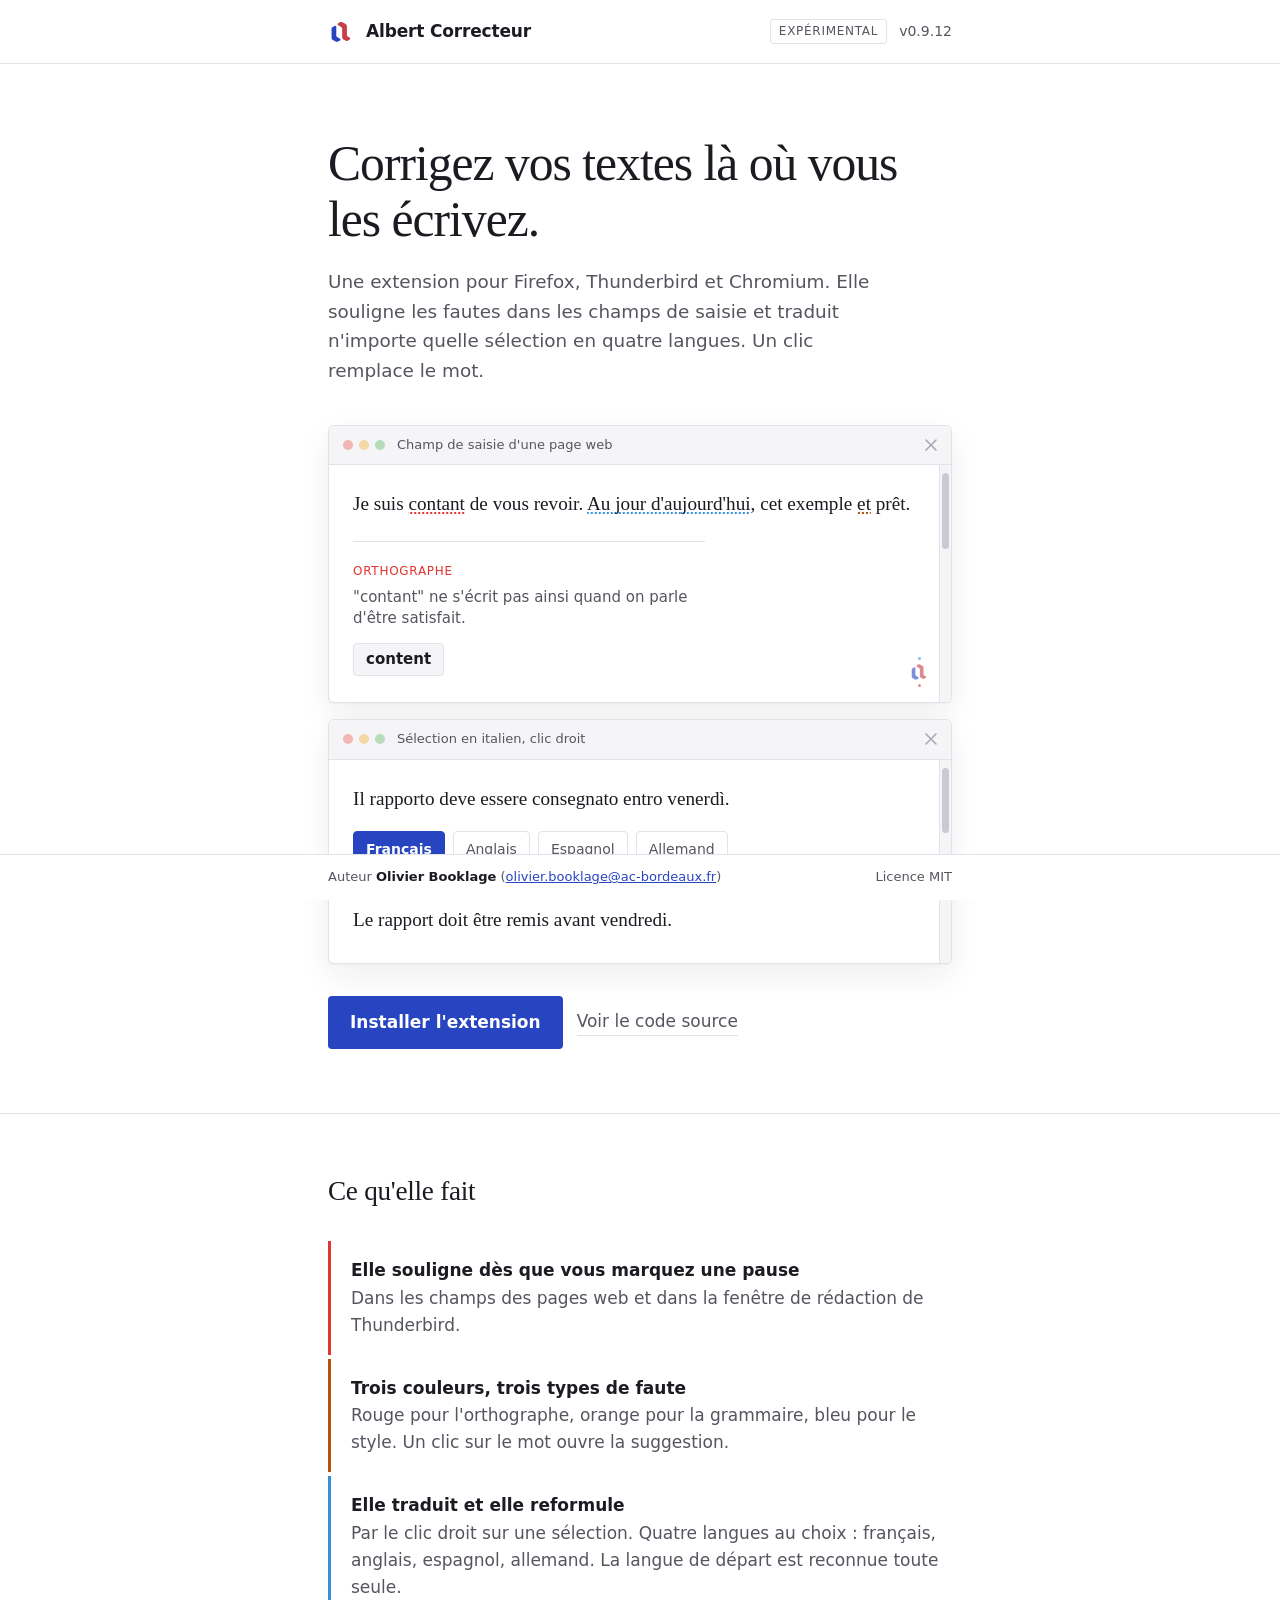
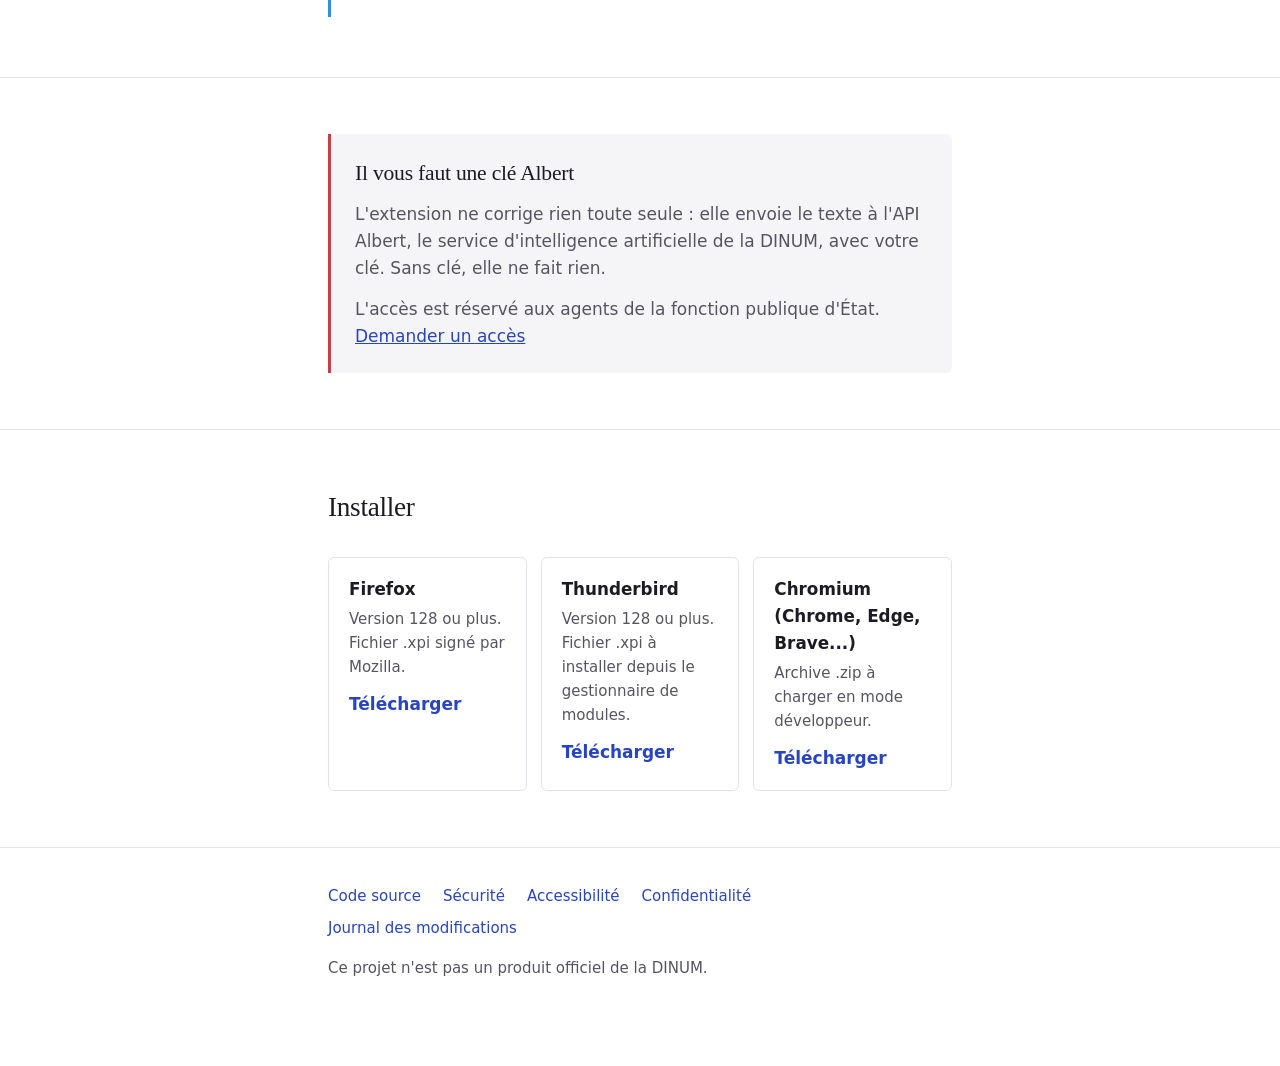
<file: site/index.html>
<!DOCTYPE html>
<html lang="fr">
<head>
<meta charset="utf-8">
<meta name="viewport" content="width=device-width, initial-scale=1">
<title>Albert Correcteur</title>
<meta name="description" content="Extension Firefox, Thunderbird et Chromium qui souligne les fautes dans les champs de saisie et propose la correction en un clic, via l'API Albert de l'État.">
<link rel="icon" href="data:image/svg+xml,<svg xmlns='http://www.w3.org/2000/svg' viewBox='0 0 48 48'><rect width='48' height='48' rx='8' fill='%232845C1'/></svg>">
<link rel="stylesheet" href="style.css">
<script src="demo.js" defer></script>
</head>
<body>

<header class="entete">
  <div class="enveloppe">
    <svg viewBox="2.1 0.1 48 48" aria-hidden="true" focusable="false">
      <path d="M25.2155 5.67651C26.0966 5.40041 27.0417 5.40041 27.9227 5.67651C28.3994 5.82592 28.8601 6.0926 29.782 6.62483L33.8053 8.94658C34.7266 9.4785 35.1872 9.74507 35.5548 10.0829C36.2343 10.7077 36.7068 11.5261 36.9084 12.4269C37.0174 12.9142 37.0179 13.4463 37.0182 14.5104V19.3594C37.0529 19.7642 37.0549 20.3033 37.0544 21.0517L37.052 27.8055C37.0512 28.8708 37.0507 29.4035 37.1595 29.8914C37.3605 30.7932 37.833 31.6121 38.513 32.2376C38.881 32.576 39.3423 32.8425 40.2649 33.3752L40.9247 33.7559C42.0841 34.4253 42.6641 34.7604 42.9335 35.148C43.4368 35.8725 43.437 36.8341 42.9335 37.5585C42.6641 37.946 42.0839 38.2802 40.9247 38.9495L39.8867 39.5486C38.9648 40.0808 38.5041 40.3475 38.0274 40.4969C37.1464 40.773 36.2013 40.773 35.3203 40.4969C34.8437 40.3475 34.3827 40.0807 33.461 39.5486L31.5095 38.4227C30.5882 37.8908 30.1276 37.6242 29.76 37.2864C29.0805 36.6616 28.608 35.8433 28.4064 34.9425C28.3549 34.712 28.3285 34.4714 28.3142 34.1693C28.2603 33.7478 28.2598 33.1622 28.2604 32.2972L28.2628 19.5638C28.2636 18.4986 28.2641 17.9658 28.1553 17.478C27.9543 16.5762 27.4818 15.7572 26.8018 15.1317C26.4338 14.7933 25.9725 14.5268 25.0499 13.9942L22.3183 12.4175C21.159 11.7483 20.58 11.413 20.3107 11.0254C19.8071 10.3008 19.8071 9.33948 20.3107 8.6149C20.5802 8.22757 21.1597 7.89287 22.3183 7.22396L22.3206 7.22279C23.2423 6.69061 24.7389 5.82593 25.2155 5.67651Z" fill="#C83F49"/>
      <path d="M11.8716 39.345C10.9499 38.8129 10.489 38.5468 10.1214 38.2087C9.44187 37.584 8.96968 36.7663 8.76814 35.8655C8.65909 35.3781 8.65896 34.846 8.6587 33.7816L8.65734 19.9207C8.65708 18.8555 8.65695 18.3229 8.76592 17.8351C8.96729 16.9336 9.43973 16.1153 10.1198 15.4902C10.4877 15.1519 10.949 14.8857 11.8716 14.3534L12.9184 13.7499C14.0787 13.0804 14.6588 12.7457 15.1293 12.7063C16.0088 12.6328 16.8413 13.114 17.2166 13.9128C17.4174 14.3402 17.4169 15.0099 17.4159 16.3494L17.4138 28.7282C17.4131 29.7936 17.4127 30.3264 17.5215 30.8143C17.7225 31.7161 18.1947 32.5348 18.8748 33.1603C19.2427 33.4988 19.7041 33.7651 20.6268 34.2979L22.8521 35.5827C24.0116 36.2521 24.5914 36.5868 24.8608 36.9744C25.3644 37.699 25.3644 38.6603 24.8608 39.3849C24.5914 39.7725 24.0116 40.1072 22.8521 40.7766L21.8146 41.3756C20.8926 41.9079 20.4317 42.1741 19.9549 42.3235C19.0739 42.5996 18.1295 42.5996 17.2484 42.3235C16.7717 42.1741 16.3107 41.9079 15.3887 41.3756L11.8716 39.345Z" fill="#2845C1"/>
    </svg>
    <span class="marque">Albert Correcteur</span>
    <span class="experimental">Expérimental</span>
    <span class="version">v0.9.12</span>
  </div>
</header>

<main>
  <div class="heros">
    <div class="enveloppe">
      <h1>Corrigez vos textes là où vous les écrivez.</h1>
      <p class="chapeau">Une extension pour Firefox, Thunderbird et Chromium. Elle souligne les fautes
        dans les champs de saisie et traduit n'importe quelle sélection en quatre langues.
        Un clic remplace le mot.</p>

      <div class="demo">
        <div class="barre">
          <span class="pastilles" aria-hidden="true"><i></i><i></i><i></i></span>
          <span class="titre">Champ de saisie d'une page web</span>
          <svg class="croix" viewBox="0 0 12 12" aria-hidden="true" focusable="false">
            <path d="M1 1 L11 11 M11 1 L1 11" />
          </svg>
        </div>

        <div class="contenu">
          <p class="phrase" data-phrase>Je suis <span class="faute faute-ortho" data-faute="ortho">contant</span> de vous revoir.
            <span class="faute faute-style" data-faute="style">Au jour d'aujourd'hui</span>, cet exemple
            <span class="faute faute-gram" data-faute="gram">et</span> prêt.</p>

          <div class="suggestion" role="note" data-panneau>
            <span class="suggestion-type type-ortho" data-type>Orthographe</span>
            <p data-explication>"contant" ne s'écrit pas ainsi quand on parle d'être satisfait.</p>
            <span class="suggestion-mot" data-suggestion>content</span>
          </div>

        <!-- Badge Albert, dans le coin du champ comme dans l'extension :
             radar qui tourne pendant la vérification, puis logo fixe
             avec sa pastille verte quand il n'y a plus rien à signaler. -->
        <span class="badge" data-badge>
          <svg class="badge-logo" viewBox="2.1 0.1 48 48" aria-hidden="true" focusable="false">
            <path class="badge-haut" d="M25.2155 5.67651C26.0966 5.40041 27.0417 5.40041 27.9227 5.67651C28.3994 5.82592 28.8601 6.0926 29.782 6.62483L33.8053 8.94658C34.7266 9.4785 35.1872 9.74507 35.5548 10.0829C36.2343 10.7077 36.7068 11.5261 36.9084 12.4269C37.0174 12.9142 37.0179 13.4463 37.0182 14.5104V19.3594C37.0529 19.7642 37.0549 20.3033 37.0544 21.0517L37.052 27.8055C37.0512 28.8708 37.0507 29.4035 37.1595 29.8914C37.3605 30.7932 37.833 31.6121 38.513 32.2376C38.881 32.576 39.3423 32.8425 40.2649 33.3752L40.9247 33.7559C42.0841 34.4253 42.6641 34.7604 42.9335 35.148C43.4368 35.8725 43.437 36.8341 42.9335 37.5585C42.6641 37.946 42.0839 38.2802 40.9247 38.9495L39.8867 39.5486C38.9648 40.0808 38.5041 40.3475 38.0274 40.4969C37.1464 40.773 36.2013 40.773 35.3203 40.4969C34.8437 40.3475 34.3827 40.0807 33.461 39.5486L31.5095 38.4227C30.5882 37.8908 30.1276 37.6242 29.76 37.2864C29.0805 36.6616 28.608 35.8433 28.4064 34.9425C28.3549 34.712 28.3285 34.4714 28.3142 34.1693C28.2603 33.7478 28.2598 33.1622 28.2604 32.2972L28.2628 19.5638C28.2636 18.4986 28.2641 17.9658 28.1553 17.478C27.9543 16.5762 27.4818 15.7572 26.8018 15.1317C26.4338 14.7933 25.9725 14.5268 25.0499 13.9942L22.3183 12.4175C21.159 11.7483 20.58 11.413 20.3107 11.0254C19.8071 10.3008 19.8071 9.33948 20.3107 8.6149C20.5802 8.22757 21.1597 7.89287 22.3183 7.22396L22.3206 7.22279C23.2423 6.69061 24.7389 5.82593 25.2155 5.67651Z"/>
            <path class="badge-bas" d="M11.8716 39.345C10.9499 38.8129 10.489 38.5468 10.1214 38.2087C9.44187 37.584 8.96968 36.7663 8.76814 35.8655C8.65909 35.3781 8.65896 34.846 8.6587 33.7816L8.65734 19.9207C8.65708 18.8555 8.65695 18.3229 8.76592 17.8351C8.96729 16.9336 9.43973 16.1153 10.1198 15.4902C10.4877 15.1519 10.949 14.8857 11.8716 14.3534L12.9184 13.7499C14.0787 13.0804 14.6588 12.7457 15.1293 12.7063C16.0088 12.6328 16.8413 13.114 17.2166 13.9128C17.4174 14.3402 17.4169 15.0099 17.4159 16.3494L17.4138 28.7282C17.4131 29.7936 17.4127 30.3264 17.5215 30.8143C17.7225 31.7161 18.1947 32.5348 18.8748 33.1603C19.2427 33.4988 19.7041 33.7651 20.6268 34.2979L22.8521 35.5827C24.0116 36.2521 24.5914 36.5868 24.8608 36.9744C25.3644 37.699 25.3644 38.6603 24.8608 39.3849C24.5914 39.7725 24.0116 40.1072 22.8521 40.7766L21.8146 41.3756C20.8926 41.9079 20.4317 42.1741 19.9549 42.3235C19.0739 42.5996 18.1295 42.5996 17.2484 42.3235C16.7717 42.1741 16.3107 41.9079 15.3887 41.3756L11.8716 39.345Z"/>
            <circle class="badge-ok" cx="40.5" cy="38.5" r="9.5" fill="#1FA463" stroke="#FFFFFF" stroke-width="2"/>
          </svg>
          <span class="radar" aria-hidden="true"><i></i><i></i></span>
        </span>
      </div>
      </div>

      <div class="demo">
        <div class="barre">
          <span class="pastilles" aria-hidden="true"><i></i><i></i><i></i></span>
          <span class="titre">Sélection en italien, clic droit</span>
          <svg class="croix" viewBox="0 0 12 12" aria-hidden="true" focusable="false">
            <path d="M1 1 L11 11 M11 1 L1 11" />
          </svg>
        </div>

        <div class="contenu">
          <p class="phrase">Il rapporto deve essere consegnato entro venerdì.</p>

          <ul class="langues">
            <li class="choisie" data-langue="fr">Français</li>
            <li data-langue="en">Anglais</li>
            <li data-langue="es">Espagnol</li>
            <li data-langue="de">Allemand</li>
          </ul>

          <p class="traduction" data-traduction>Le rapport doit être remis avant vendredi.</p>
        </div>
      </div>

      <div class="actions">
        <a class="bouton" href="#installer">Installer l'extension</a>
        <a class="lien-discret" href="https://github.com/obook/albert-correcteur">Voir le code source</a>
      </div>
    </div>
  </div>

  <section>
    <div class="enveloppe">
      <h2>Ce qu'elle fait</h2>
      <ul class="points">
        <li>
          <strong>Elle souligne dès que vous marquez une pause</strong>
          <span>Dans les champs des pages web et dans la fenêtre de rédaction de Thunderbird.</span>
        </li>
        <li>
          <strong>Trois couleurs, trois types de faute</strong>
          <span>Rouge pour l'orthographe, orange pour la grammaire, bleu pour le style. Un clic sur le mot ouvre la suggestion.</span>
        </li>
        <li>
          <strong>Elle traduit et elle reformule</strong>
          <span>Par le clic droit sur une sélection. Quatre langues au choix : français, anglais,
            espagnol, allemand. La langue de départ est reconnue toute seule.</span>
        </li>
      </ul>
    </div>
  </section>

  <section>
    <div class="enveloppe">
      <div class="encadre">
        <h2>Il vous faut une clé Albert</h2>
        <p>L'extension ne corrige rien toute seule : elle envoie le texte à l'API Albert, le service
          d'intelligence artificielle de la DINUM, avec votre clé. Sans clé, elle ne fait rien.</p>
        <p>L'accès est réservé aux agents de la fonction publique d'État.
          <a href="https://ia.numerique.gouv.fr/outils-ia/albert-api/">Demander un accès</a></p>
      </div>
    </div>
  </section>

  <section id="installer">
    <div class="enveloppe">
      <h2>Installer</h2>
      <ul class="cibles">
        <li class="cible">
          <h3>Firefox</h3>
          <p>Version 128 ou plus. Fichier .xpi signé par Mozilla.</p>
          <a href="https://github.com/obook/albert-correcteur/releases">Télécharger</a>
        </li>
        <li class="cible">
          <h3>Thunderbird</h3>
          <p>Version 128 ou plus. Fichier .xpi à installer depuis le gestionnaire de modules.</p>
          <a href="https://github.com/obook/albert-correcteur/releases">Télécharger</a>
        </li>
        <li class="cible">
          <h3>Chromium (Chrome, Edge, Brave...)</h3>
          <p>Archive .zip à charger en mode développeur.</p>
          <a href="https://github.com/obook/albert-correcteur/releases">Télécharger</a>
        </li>
      </ul>
    </div>
  </section>
</main>

<footer>
  <div class="enveloppe">
    <ul>
      <li><a href="https://github.com/obook/albert-correcteur">Code source</a></li>
      <li><a href="https://github.com/obook/albert-correcteur/blob/main/SECURITE.md">Sécurité</a></li>
      <li><a href="https://github.com/obook/albert-correcteur/blob/main/ACCESSIBILITE.md">Accessibilité</a></li>
      <li><a href="confidentialite.html">Confidentialité</a></li>
      <li><a href="https://github.com/obook/albert-correcteur/blob/main/CHANGELOG.md">Journal des modifications</a></li>
    </ul>
    <p>Ce projet n'est pas un produit officiel de la DINUM.</p>
  </div>
</footer>

<div class="barre-auteur">
  <div class="enveloppe">
    <span>Auteur <strong>Olivier Booklage</strong>
      (<a href="mailto:olivier.booklage@ac-bordeaux.fr">olivier.booklage@ac-bordeaux.fr</a>)</span>
    <span class="licence">Licence MIT</span>
  </div>
</div>

</body>
</html>
</file>
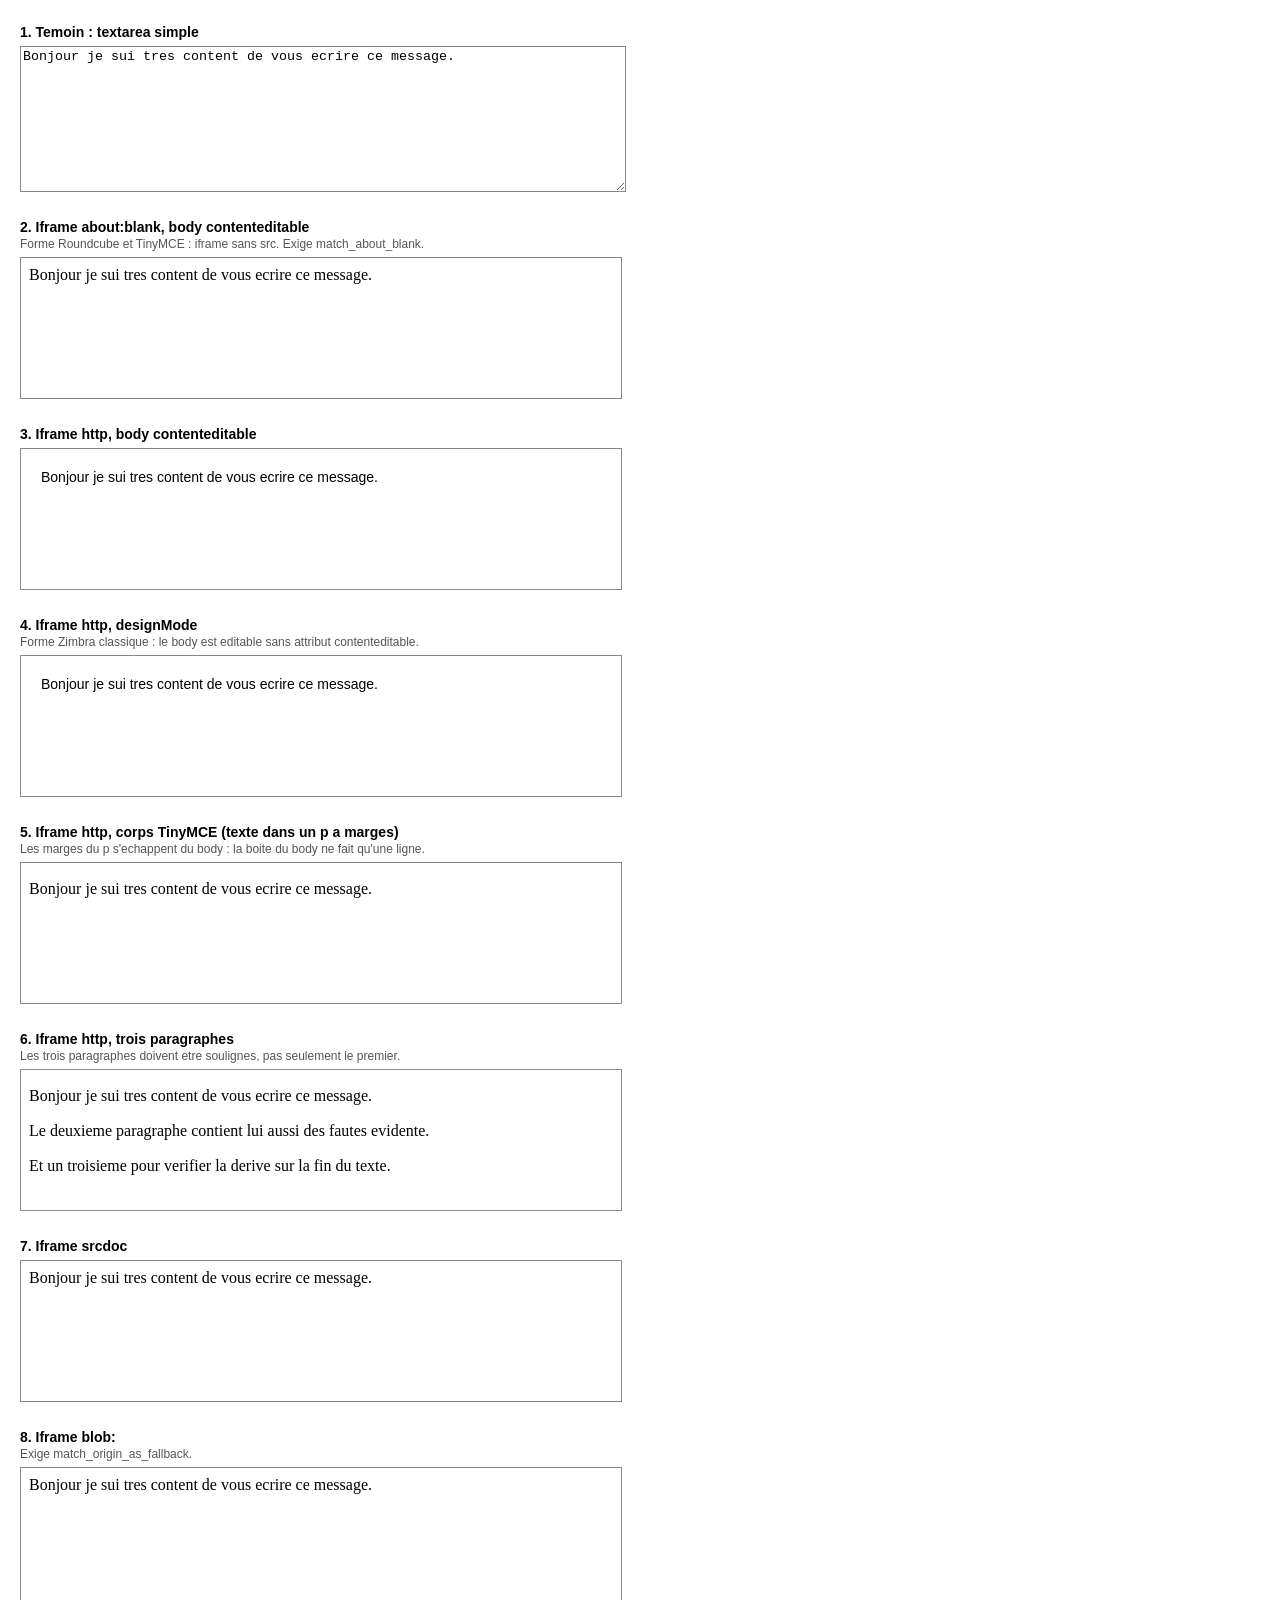
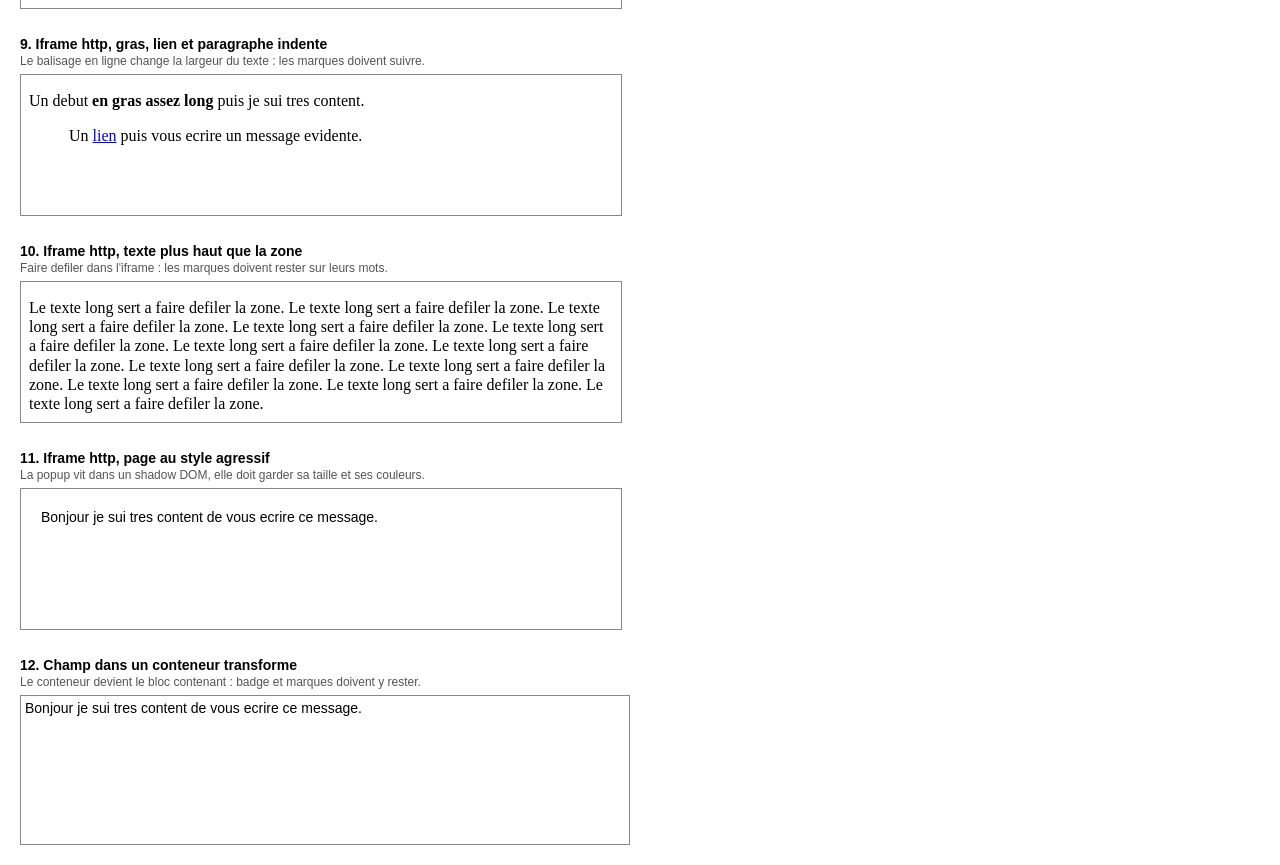
<file: exemple/test-iframes.html>
<!DOCTYPE html>
<html lang="fr">
<head>
<meta charset="utf-8">
<title>Banc d'essai : champs, iframes et interface</title>
<!--
  Banc d'essai des formes de champ que l'on rencontre dans les webmails
  et les éditeurs riches, et des situations qui mettent l'interface en
  difficulté. Chaque cas a servi à isoler un bug reel : Roundcube et
  Zimbra montent leur zone de rédaction dans une iframe, tantot
  about:blank, tantot en designMode, avec le texte dans des paragraphes
  à marges.

  Complète exemple/test.html, qui couvre les champs d'une page ordinaire
  (textarea, input, éditeurs riches, langues, champs exclus).

  Usage : servir le dossier en HTTP, sinon les cas 3 à 6 et 9 à 11
  chargent en file:// et le content script ne s'y injecte pas.

      ./exemple/servir-test.sh
      http://localhost:8899/test-iframes.html

  Lecture : chaque titre porte ce qu'il faut observer. Un cas est vert
  quand le badge apparait et que les soulignements tombent sous les
  mots fautifs.

  La page se recharge elle-même dans ses propres iframes, le fragment
  d'URL choisit le mode : #ce, #dm, #p, #multi, #riche, #defil,
  #hostile.
-->
<style>
  body { font: 14px sans-serif; margin: 20px; }
  h2 { font-size: 14px; margin: 24px 0 2px; }
  p.note { margin: 0 0 6px; color: #555; font-size: 12px; }
  textarea, iframe, .zone { width: 600px; height: 140px; border: 1px solid #888; }
  .zone { display: block; overflow: auto; padding: 4px; }
  /* Un conteneur transformé devient le bloc contenant des éléments
     positionnés : le badge et les marques doivent le suivre. */
  .transforme { transform: translateY(0) scale(1); position: relative; }
  /* Reproduit la mise en page du corps TinyMCE : marge de body,
     contenu dans un p à marges verticales. */
  body.mce-content-body { margin: 4px 8px; font: 16px/1.2 serif; }
  body.mce-content-body p { margin: 1em 0; }
  /* Cas 11 : page qui impose son style à tout ce qu'elle contient.
     Les popups sont dans un shadow DOM et doivent rester intactes. */
  body.hostile * {
    font-size: 22px !important;
    color: #0a0 !important;
    border-radius: 0 !important;
  }
</style>
</head>
<body>
<script>
"use strict";

var PHRASE = "Bonjour je sui tres content de vous ecrire ce message.";
var LONG = "Le texte long sert a faire defiler la zone. ";

var CAS = [
  ["textarea", "1. Temoin : textarea simple", ""],
  ["blank", "2. Iframe about:blank, body contenteditable",
   "Forme Roundcube et TinyMCE : iframe sans src. Exige match_about_blank."],
  ["ce", "3. Iframe http, body contenteditable", ""],
  ["dm", "4. Iframe http, designMode",
   "Forme Zimbra classique : le body est editable sans attribut contenteditable."],
  ["p", "5. Iframe http, corps TinyMCE (texte dans un p a marges)",
   "Les marges du p s'echappent du body : la boite du body ne fait qu'une ligne."],
  ["multi", "6. Iframe http, trois paragraphes",
   "Les trois paragraphes doivent etre soulignes, pas seulement le premier."],
  ["srcdoc", "7. Iframe srcdoc", ""],
  ["blob", "8. Iframe blob:", "Exige match_origin_as_fallback."],
  ["riche", "9. Iframe http, gras, lien et paragraphe indente",
   "Le balisage en ligne change la largeur du texte : les marques doivent suivre."],
  ["defil", "10. Iframe http, texte plus haut que la zone",
   "Faire defiler dans l'iframe : les marques doivent rester sur leurs mots."],
  ["hostile", "11. Iframe http, page au style agressif",
   "La popup vit dans un shadow DOM, elle doit garder sa taille et ses couleurs."],
  ["transforme", "12. Champ dans un conteneur transforme",
   "Le conteneur devient le bloc contenant : badge et marques doivent y rester."],
];

/* Corps editable a afficher dans une iframe, selon le fragment d'URL. */
function rendreEditeur(mode) {
  var corps = document.body;

  if (mode === "multi") {
    corps.innerHTML = "<p>" + PHRASE + "</p>"
      + "<p>Le deuxieme paragraphe contient lui aussi des fautes evidente.</p>"
      + "<p>Et un troisieme pour verifier la derive sur la fin du texte.</p>";
  } else if (mode === "p") {
    corps.innerHTML = "<p>" + PHRASE + "</p>";
  } else if (mode === "riche") {
    corps.innerHTML =
      "<p>Un debut <b>en gras assez long</b> puis je sui tres content.</p>"
      + "<p style='margin-left:40px'>Un <a href='#'>lien</a> puis vous"
      + " ecrire un message evidente.</p>";
  } else if (mode === "defil") {
    /* Texte plus haut que l'iframe : le contenu defile, les marques
       doivent suivre leurs mots. */
    corps.innerHTML = "<p>" + LONG.repeat(12) + "</p><p>" + PHRASE + "</p>";
  } else if (mode === "hostile") {
    corps.className = "hostile";
    corps.textContent = PHRASE;
  } else {
    corps.textContent = PHRASE;
  }

  if (mode === "dm") {
    document.designMode = "on";
    return;
  }
  corps.id = "tinymce";
  corps.contentEditable = "true";
  if (mode === "p" || mode === "multi" || mode === "riche" || mode === "defil") {
    corps.classList.add("mce-content-body");
  }
}

function ajouterTitre(titre, note) {
  var h = document.createElement("h2");
  h.textContent = titre;
  document.body.appendChild(h);
  var p = document.createElement("p");
  p.className = "note";
  p.textContent = note;
  document.body.appendChild(p);
}

function creerIframe(id) {
  var f = document.createElement("iframe");
  f.id = id;
  document.body.appendChild(f);
  return f;
}

/* Champ editable pose dans un conteneur transforme, sans iframe. */
function ajouterTransforme() {
  var boite = document.createElement("div");
  boite.className = "transforme";
  var zone = document.createElement("div");
  zone.className = "zone";
  zone.id = "transforme";
  zone.contentEditable = "true";
  zone.textContent = PHRASE;
  boite.appendChild(zone);
  document.body.appendChild(boite);
}

function rendreBanc() {
  CAS.forEach(function (cas) {
    var id = cas[0];
    ajouterTitre(cas[1], cas[2]);

    if (id === "textarea") {
      var t = document.createElement("textarea");
      t.id = "temoin";
      t.value = PHRASE;
      document.body.appendChild(t);
      return;
    }

    if (id === "transforme") { ajouterTransforme(); return; }

    if (id === "srcdoc") {
      creerIframe(id).srcdoc =
        "<body id='tinymce' contenteditable='true'>" + PHRASE + "</body>";
      return;
    }

    if (id === "blob") {
      var html = "<body id='tinymce' contenteditable='true'>" + PHRASE + "</body>";
      creerIframe(id).src =
        URL.createObjectURL(new Blob([html], { type: "text/html" }));
      return;
    }

    if (id === "blank") {
      /* Iframe sans src : son document reste about:blank, comme celui
         que TinyMCE construit pour sa zone d'edition. */
      var f = creerIframe(id);
      var d = f.contentDocument;
      d.open();
      d.write("<body id='tinymce' contenteditable='true'>" + PHRASE + "</body>");
      d.close();
      return;
    }

    /* Cas restants : la page se recharge dans l'iframe, en mode editeur. */
    creerIframe(id).src = location.pathname + "#" + id;
  });
}

var mode = location.hash.slice(1);
document.addEventListener("DOMContentLoaded", function () {
  if (mode) rendreEditeur(mode);
  else rendreBanc();
});
</script>
</body>
</html>
</file>
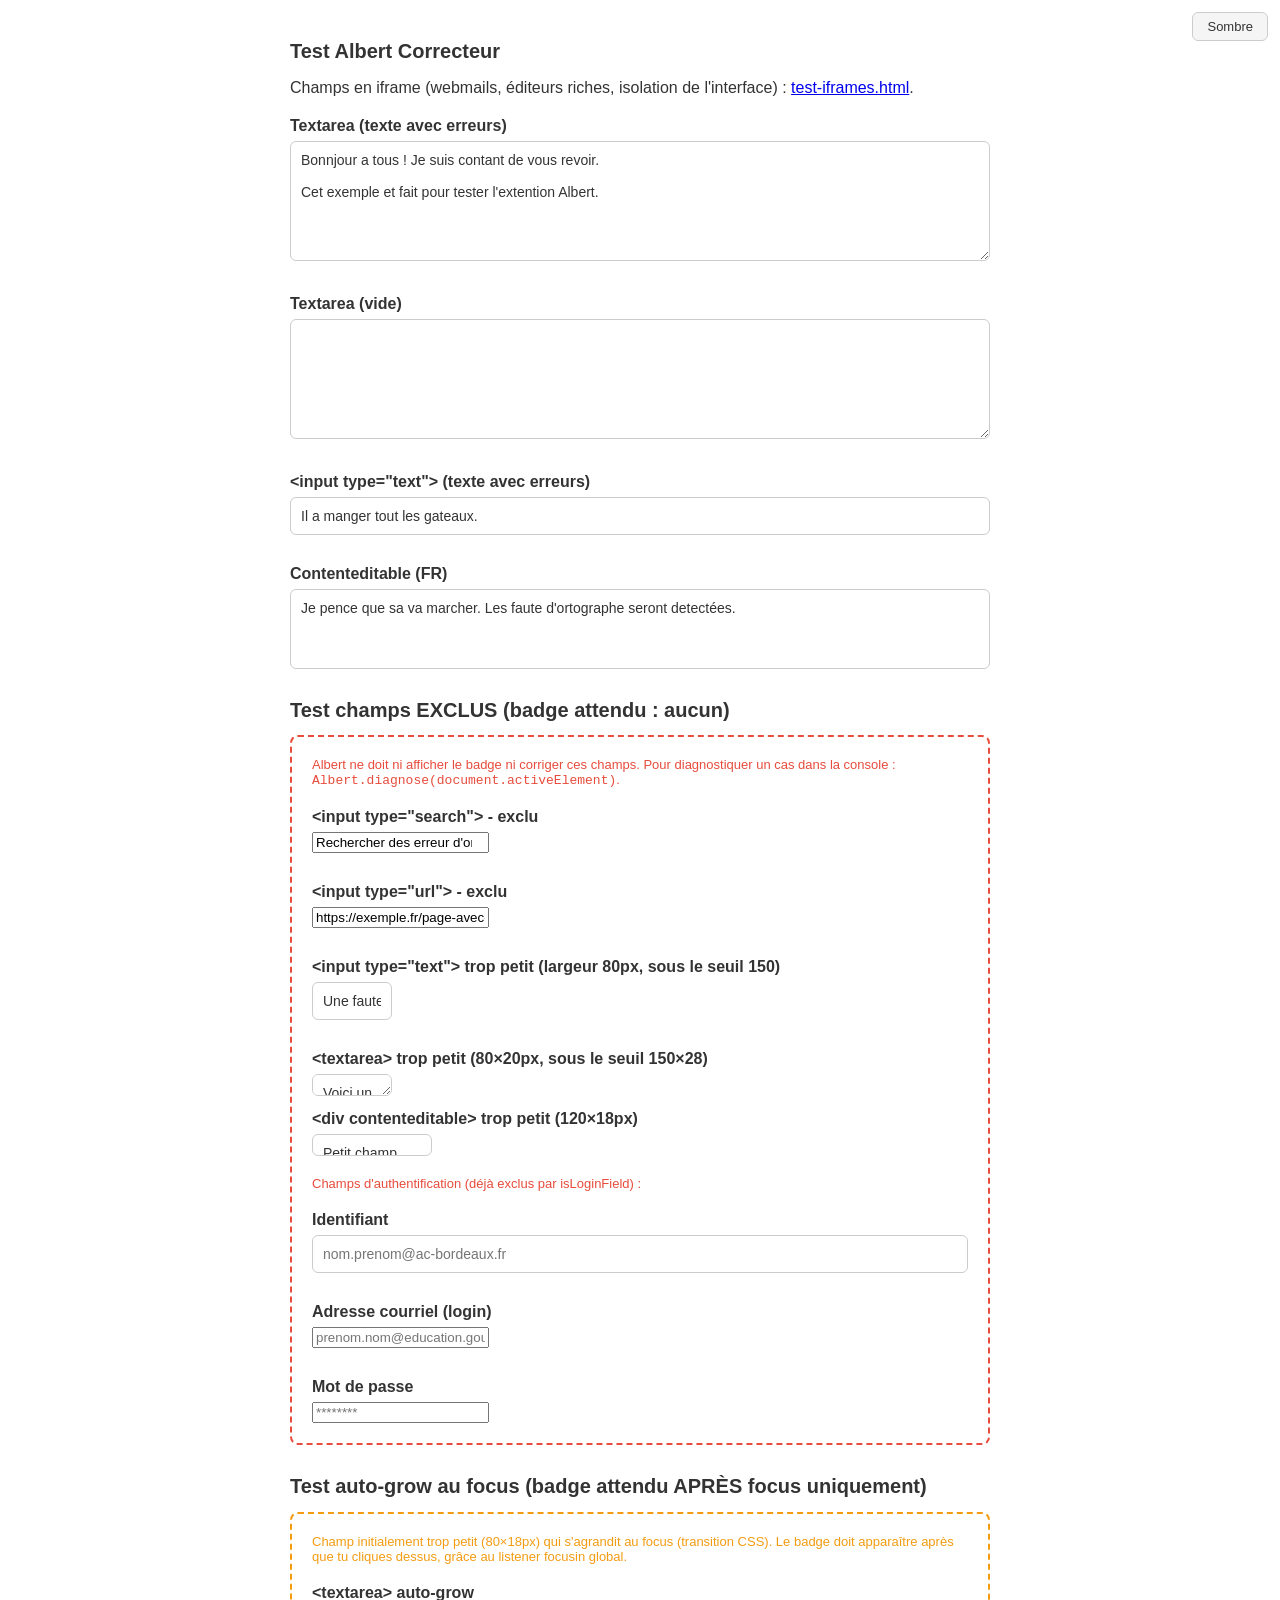
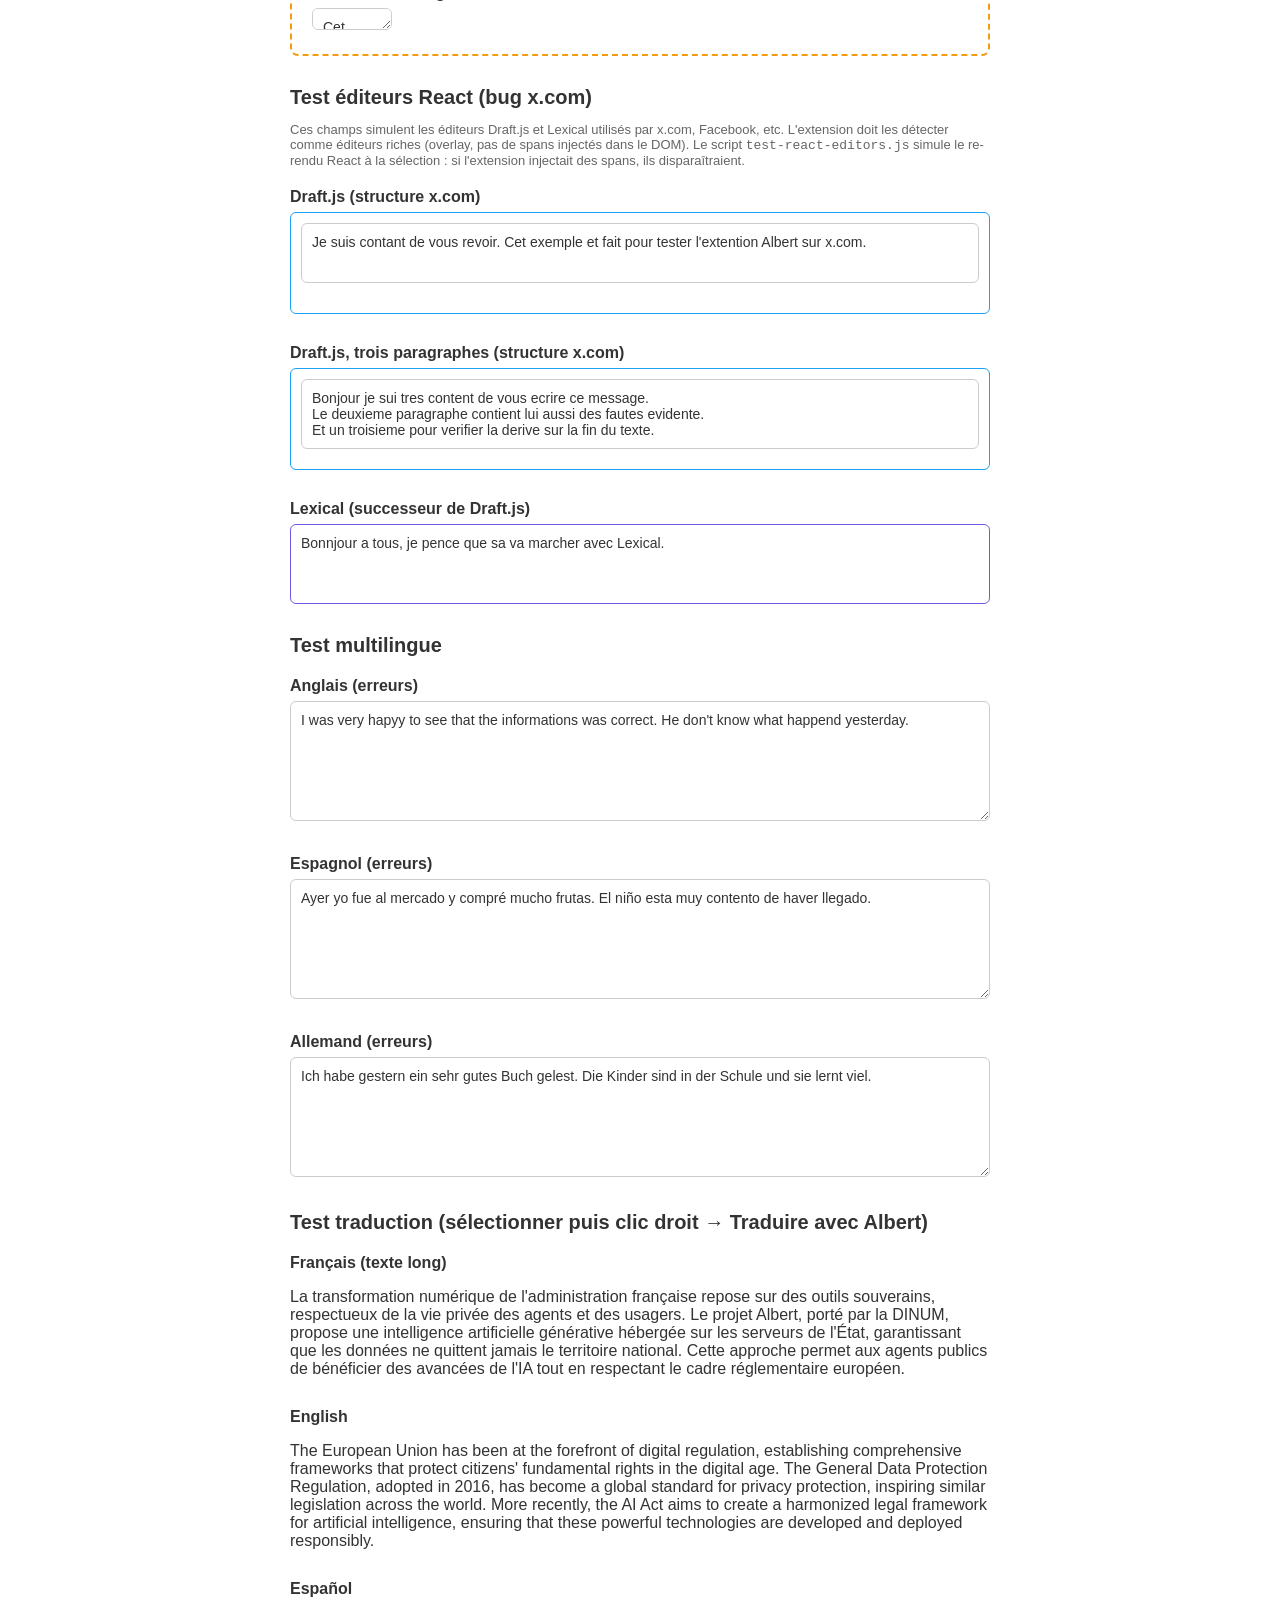
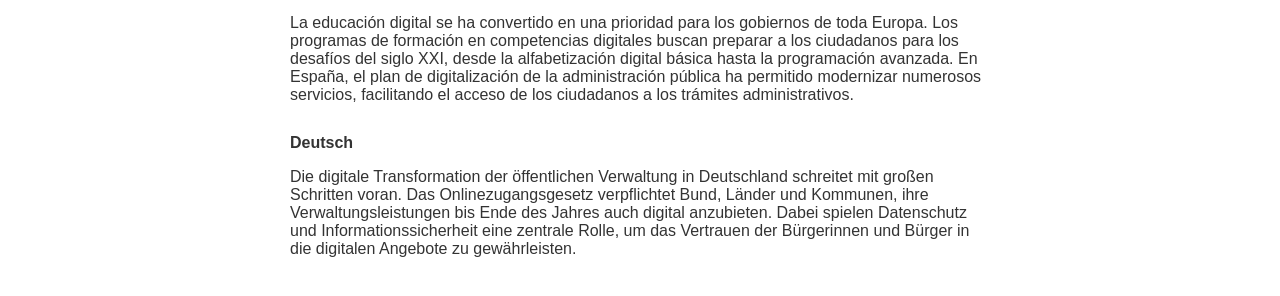
<file: exemple/test.html>
<!DOCTYPE html>
<html lang="fr">
<head>
  <meta charset="utf-8">
  <title>Test Albert Correcteur</title>
  <style>
    body {
      font-family: -apple-system, BlinkMacSystemFont, "Segoe UI", Roboto, sans-serif;
      max-width: 700px;
      margin: 40px auto;
      padding: 0 20px;
      color: #333;
      background: #fff;
      transition: background 0.2s, color 0.2s;
    }
    body.dark {
      background: #1e1e1e;
      color: #ddd;
    }
    h1 { font-size: 20px; }
    label { display: block; margin: 20px 0 6px; font-weight: 600; }
    textarea, input[type="text"], [contenteditable] {
      width: 100%;
      padding: 10px;
      font-size: 14px;
      font-family: inherit;
      border: 1px solid #ccc;
      border-radius: 6px;
      box-sizing: border-box;
      background: #fff;
      color: #333;
    }
    body.dark textarea, body.dark input[type="text"], body.dark [contenteditable] {
      background: #2d2d2d;
      color: #ddd;
      border-color: #555;
    }
    textarea { height: 120px; resize: vertical; }
    [contenteditable] {
      min-height: 80px;
    }
    .section { margin-bottom: 30px; }

    /* Cas "trop petit" : sous les seuils 150x28 px */
    .tiny-textarea {
      width: 80px !important;
      height: 20px !important;
      min-height: 0;
    }
    .tiny-editable {
      width: 120px;
      min-height: 0 !important;
      height: 18px;
      overflow: hidden;
    }

    /* Cas "auto-grow au focus" : champ initialement petit qui s'agrandit au focus */
    .auto-grow {
      width: 80px;
      height: 18px;
      min-height: 0;
      transition: width 0.2s, height 0.2s;
    }
    .auto-grow:focus {
      width: 100%;
      height: 100px;
    }
    .DraftEditor-root, .lexical-editor {
      border: 1px solid #ccc;
      border-radius: 6px;
      padding: 10px;
      min-height: 80px;
      font-size: 14px;
      background: #fff;
    }
    body.dark .DraftEditor-root, body.dark .lexical-editor {
      background: #2d2d2d;
      border-color: #555;
    }
    .DraftEditor-root { border-color: #1da1f2; }
    .lexical-editor { border-color: #6c5ce7; }
    body.dark .DraftEditor-root { border-color: #1da1f2; }
    body.dark .lexical-editor { border-color: #6c5ce7; }
    .draft-editor { outline: none; min-height: 60px; }
    .react-rerender-flash { animation: flash 0.3s; }
    @keyframes flash { 0% { background: #fff3cd; } 100% { background: transparent; } }
    #theme-toggle {
      position: fixed;
      top: 12px;
      right: 12px;
      padding: 6px 14px;
      font-size: 13px;
      border: 1px solid #ccc;
      border-radius: 6px;
      cursor: pointer;
      background: #f5f5f5;
      color: #333;
      z-index: 9999;
    }
    body.dark #theme-toggle {
      background: #444;
      color: #ddd;
      border-color: #666;
    }
  </style>
</head>
<body>
  <button type="button" id="theme-toggle" onclick="document.body.classList.toggle('dark'); this.textContent = document.body.classList.contains('dark') ? 'Clair' : 'Sombre';">Sombre</button>
  <h1>Test Albert Correcteur</h1>
  <p>Champs en iframe (webmails, éditeurs riches, isolation de l'interface) :
    <a href="test-iframes.html">test-iframes.html</a>.</p>

  <div class="section">
    <label for="ta1">Textarea (texte avec erreurs)</label>
    <textarea id="ta1">Bonnjour a tous ! Je suis contant de vous revoir.
      
Cet exemple et fait pour tester l'extention Albert.</textarea>
  </div>

  <div class="section">
    <label for="ta2">Textarea (vide)</label>
    <textarea id="ta2"></textarea>
  </div>

  <div class="section">
    <label for="input1">&lt;input type="text"&gt; (texte avec erreurs)</label>
    <input type="text" id="input1" value="Il a manger tout les gateaux.">
  </div>

  <div class="section">
    <label>Contenteditable (FR)</label>
    <div contenteditable="true" role="textbox" aria-label="Champ contenteditable (français)">Je pence que sa va marcher. Les faute d'ortographe seront detectées.</div>
  </div>

  <h1>Test champs EXCLUS (badge attendu : aucun)</h1>

  <div class="section" style="border: 2px dashed #e74c3c; padding: 20px; border-radius: 8px;">
    <p style="font-size: 13px; color: #e74c3c; margin-top: 0;">
      Albert ne doit ni afficher le badge ni corriger ces champs.
      Pour diagnostiquer un cas dans la console : <code>Albert.diagnose(document.activeElement)</code>.
    </p>

    <label for="input-search">&lt;input type="search"&gt; - exclu</label>
    <input type="search" id="input-search" value="Rechercher des erreur d'ortographe" style="margin-bottom: 10px;">

    <label for="input-url">&lt;input type="url"&gt; - exclu</label>
    <input type="url" id="input-url" value="https://exemple.fr/page-avec-des-faute" style="margin-bottom: 10px;">

    <label for="tiny-input">&lt;input type="text"&gt; trop petit (largeur 80px, sous le seuil 150)</label>
    <input type="text" id="tiny-input" value="Une faute d'ortografe" style="width: 80px; margin-bottom: 10px;">

    <label for="tiny-ta">&lt;textarea&gt; trop petit (80×20px, sous le seuil 150×28)</label>
    <textarea id="tiny-ta" class="tiny-textarea">Voici un texte avec une faute d'ortografe.</textarea>

    <label for="tiny-ce" style="margin-top: 10px;">&lt;div contenteditable&gt; trop petit (120×18px)</label>
    <div id="tiny-ce" class="tiny-editable" contenteditable="true" role="textbox" aria-label="Champ contenteditable trop petit">Petit champ avec faute d'ortografe.</div>

    <p style="font-size: 13px; color: #e74c3c; margin: 20px 0 0;">Champs d'authentification (déjà exclus par isLoginField) :</p>
    <form autocomplete="on">
      <label for="login-user">Identifiant</label>
      <input type="text" id="login-user" name="username" autocomplete="username" placeholder="nom.prenom@ac-bordeaux.fr" style="margin-bottom: 10px;">

      <label for="login-email">Adresse courriel (login)</label>
      <input type="email" id="login-email" name="email" autocomplete="email" placeholder="prenom.nom@education.gouv.fr" style="margin-bottom: 10px;">

      <label for="login-pass">Mot de passe</label>
      <input type="password" id="login-pass" name="password" autocomplete="current-password" placeholder="********">
    </form>
  </div>

  <h1>Test auto-grow au focus (badge attendu APRÈS focus uniquement)</h1>

  <div class="section" style="border: 2px dashed #f39c12; padding: 20px; border-radius: 8px;">
    <p style="font-size: 13px; color: #f39c12; margin-top: 0;">
      Champ initialement trop petit (80×18px) qui s'agrandit au focus (transition CSS).
      Le badge doit apparaître après que tu cliques dessus, grâce au listener focusin global.
    </p>
    <label for="grow-ta">&lt;textarea&gt; auto-grow</label>
    <textarea id="grow-ta" class="auto-grow">Cet exemple et fait pour tester l'auto-grow.</textarea>
  </div>

  <h1>Test éditeurs React (bug x.com)</h1>
  <p style="font-size:13px;color:#666;">Ces champs simulent les éditeurs Draft.js et Lexical utilisés par x.com, Facebook, etc.
    L'extension doit les détecter comme éditeurs riches (overlay, pas de spans injectés dans le DOM).
    Le script <code>test-react-editors.js</code> simule le re-rendu React à la sélection :
    si l'extension injectait des spans, ils disparaîtraient.</p>

  <div class="section">
    <label>Draft.js (structure x.com)</label>
    <div class="DraftEditor-root">
      <div class="DraftEditor-editorContainer">
        <div contenteditable="true" data-contents="true" role="textbox" aria-label="Editeur Draft.js (simulation x.com)" class="draft-editor">Je suis contant de vous revoir. Cet exemple et fait pour tester l'extention Albert sur x.com.</div>
      </div>
    </div>
  </div>

  <div class="section">
    <label>Draft.js, trois paragraphes (structure x.com)</label>
    <div class="DraftEditor-root">
      <div class="DraftEditor-editorContainer">
        <div contenteditable="true" data-contents="true" role="textbox" aria-label="Editeur Draft.js multi-paragraphes" class="draft-editor" id="draft-multi"><div data-block="true"><div data-offset-key="a-0-0"><span data-offset-key="a-0-0">Bonjour je sui tres content de vous ecrire ce message.</span></div></div><div data-block="true"><div data-offset-key="b-0-0"><span data-offset-key="b-0-0">Le deuxieme paragraphe contient lui aussi des fautes evidente.</span></div></div><div data-block="true"><div data-offset-key="c-0-0"><span data-offset-key="c-0-0">Et un troisieme pour verifier la derive sur la fin du texte.</span></div></div></div>
      </div>
    </div>
  </div>

  <div class="section">
    <label>Lexical (successeur de Draft.js)</label>
    <div data-lexical-editor="true" contenteditable="true" role="textbox" aria-label="Editeur Lexical (simulation x.com)" class="lexical-editor">Bonnjour a tous, je pence que sa va marcher avec Lexical.</div>
  </div>

  <script src="test-react-editors.js"></script>

  <h1>Test multilingue</h1>

  <div class="section">
    <label for="ta-en">Anglais (erreurs)</label>
    <textarea id="ta-en">I was very hapyy to see that the informations was correct. He don't know what happend yesterday.</textarea>
  </div>

  <div class="section">
    <label for="ta-es">Espagnol (erreurs)</label>
    <textarea id="ta-es">Ayer yo fue al mercado y compré mucho frutas. El niño esta muy contento de haver llegado.</textarea>
  </div>

  <div class="section">
    <label for="ta-de">Allemand (erreurs)</label>
    <textarea id="ta-de">Ich habe gestern ein sehr gutes Buch gelest. Die Kinder sind in der Schule und sie lernt viel.</textarea>
  </div>

  <h1>Test traduction (sélectionner puis clic droit → Traduire avec Albert)</h1>

  <div class="section">
    <label>Français (texte long)</label>
    <p>La transformation numérique de l'administration française repose sur des outils souverains, respectueux de la vie privée des agents et des usagers. Le projet Albert, porté par la DINUM, propose une intelligence artificielle générative hébergée sur les serveurs de l'État, garantissant que les données ne quittent jamais le territoire national. Cette approche permet aux agents publics de bénéficier des avancées de l'IA tout en respectant le cadre réglementaire européen.</p>
  </div>

  <div class="section">
    <label>English</label>
    <p>The European Union has been at the forefront of digital regulation, establishing comprehensive frameworks that protect citizens' fundamental rights in the digital age. The General Data Protection Regulation, adopted in 2016, has become a global standard for privacy protection, inspiring similar legislation across the world. More recently, the AI Act aims to create a harmonized legal framework for artificial intelligence, ensuring that these powerful technologies are developed and deployed responsibly.</p>
  </div>

  <div class="section">
    <label>Español</label>
    <p>La educación digital se ha convertido en una prioridad para los gobiernos de toda Europa. Los programas de formación en competencias digitales buscan preparar a los ciudadanos para los desafíos del siglo XXI, desde la alfabetización digital básica hasta la programación avanzada. En España, el plan de digitalización de la administración pública ha permitido modernizar numerosos servicios, facilitando el acceso de los ciudadanos a los trámites administrativos.</p>
  </div>

  <div class="section">
    <label>Deutsch</label>
    <p>Die digitale Transformation der öffentlichen Verwaltung in Deutschland schreitet mit großen Schritten voran. Das Onlinezugangsgesetz verpflichtet Bund, Länder und Kommunen, ihre Verwaltungsleistungen bis Ende des Jahres auch digital anzubieten. Dabei spielen Datenschutz und Informationssicherheit eine zentrale Rolle, um das Vertrauen der Bürgerinnen und Bürger in die digitalen Angebote zu gewährleisten.</p>
  </div>
</body>
</html>
</file>
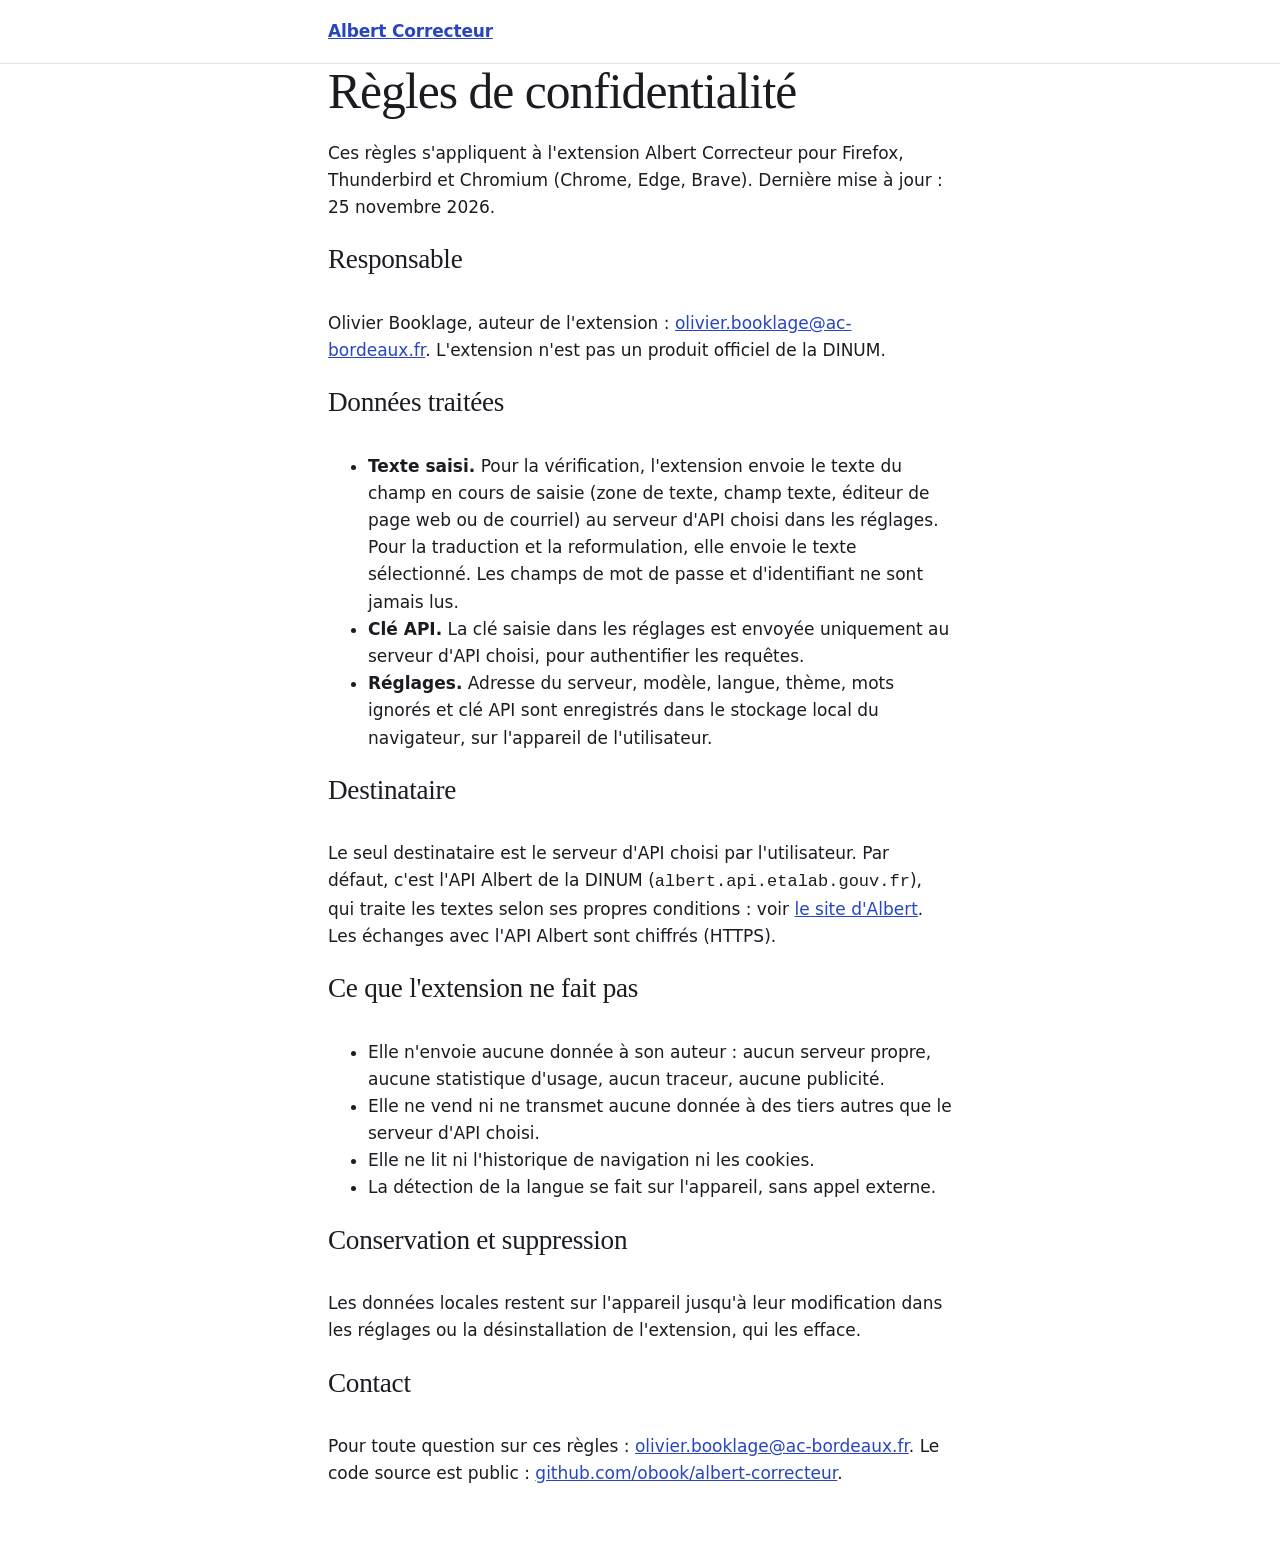
<file: site/confidentialite.html>
<!DOCTYPE html>
<html lang="fr">
<head>
<meta charset="utf-8">
<meta name="viewport" content="width=device-width, initial-scale=1">
<title>Règles de confidentialité - Albert Correcteur</title>
<meta name="description" content="Règles de confidentialité de l'extension Albert Correcteur pour Firefox, Thunderbird et Chromium.">
<link rel="icon" href="data:image/svg+xml,<svg xmlns='http://www.w3.org/2000/svg' viewBox='0 0 48 48'><rect width='48' height='48' rx='8' fill='%232845C1'/></svg>">
<link rel="stylesheet" href="style.css">
</head>
<body>

<header class="entete">
  <div class="enveloppe">
    <a class="marque" href="./">Albert Correcteur</a>
  </div>
</header>

<main>
  <div class="enveloppe">
    <h1>Règles de confidentialité</h1>
    <p>Ces règles s'appliquent à l'extension Albert Correcteur pour Firefox,
      Thunderbird et Chromium (Chrome, Edge, Brave). Dernière mise à jour :
      25 novembre 2026.</p>

    <h2>Responsable</h2>
    <p>Olivier Booklage, auteur de l'extension :
      <a href="mailto:olivier.booklage@ac-bordeaux.fr">olivier.booklage@ac-bordeaux.fr</a>.
      L'extension n'est pas un produit officiel de la DINUM.</p>

    <h2>Données traitées</h2>
    <ul>
      <li><strong>Texte saisi.</strong> Pour la vérification, l'extension envoie
        le texte du champ en cours de saisie (zone de texte, champ texte, éditeur
        de page web ou de courriel) au serveur d'API choisi dans les réglages.
        Pour la traduction et la reformulation, elle envoie le texte sélectionné.
        Les champs de mot de passe et d'identifiant ne sont jamais lus.</li>
      <li><strong>Clé API.</strong> La clé saisie dans les réglages est envoyée
        uniquement au serveur d'API choisi, pour authentifier les requêtes.</li>
      <li><strong>Réglages.</strong> Adresse du serveur, modèle, langue, thème,
        mots ignorés et clé API sont enregistrés dans le stockage local du
        navigateur, sur l'appareil de l'utilisateur.</li>
    </ul>

    <h2>Destinataire</h2>
    <p>Le seul destinataire est le serveur d'API choisi par l'utilisateur. Par
      défaut, c'est l'API Albert de la DINUM
      (<code>albert.api.etalab.gouv.fr</code>), qui traite les textes selon ses
      propres conditions : voir <a href="https://albert.sites.beta.gouv.fr/">le site
      d'Albert</a>. Les échanges avec l'API Albert sont chiffrés (HTTPS).</p>

    <h2>Ce que l'extension ne fait pas</h2>
    <ul>
      <li>Elle n'envoie aucune donnée à son auteur : aucun serveur propre, aucune
        statistique d'usage, aucun traceur, aucune publicité.</li>
      <li>Elle ne vend ni ne transmet aucune donnée à des tiers autres que le
        serveur d'API choisi.</li>
      <li>Elle ne lit ni l'historique de navigation ni les cookies.</li>
      <li>La détection de la langue se fait sur l'appareil, sans appel externe.</li>
    </ul>

    <h2>Conservation et suppression</h2>
    <p>Les données locales restent sur l'appareil jusqu'à leur modification dans
      les réglages ou la désinstallation de l'extension, qui les efface.</p>

    <h2>Contact</h2>
    <p>Pour toute question sur ces règles :
      <a href="mailto:olivier.booklage@ac-bordeaux.fr">olivier.booklage@ac-bordeaux.fr</a>.
      Le code source est public :
      <a href="https://github.com/obook/albert-correcteur">github.com/obook/albert-correcteur</a>.</p>
  </div>
</main>

</body>
</html>
</file>
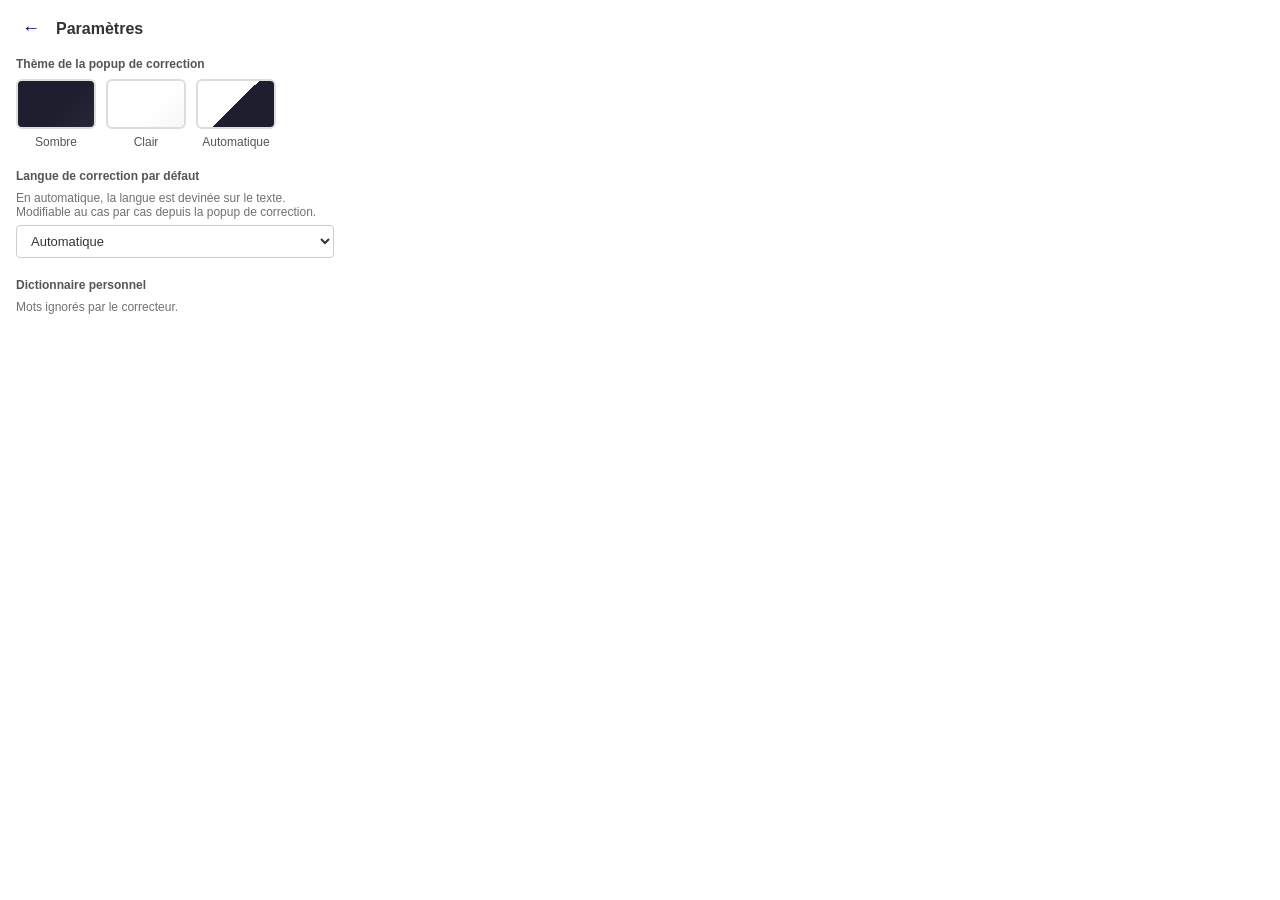
<file: sources-commun/popup-configuration/popup-settings.html>
<!DOCTYPE html>
<html lang="fr">
<head>
  <meta charset="utf-8">
  <title>Albert Correcteur - Paramètres</title>
  <link rel="stylesheet" href="popup-theme.css">
  <link rel="stylesheet" href="popup-settings.css">
  <script src="popup-theme.js"></script>
</head>
<body>
  <div class="header">
    <a href="#" id="back-btn" class="back" title="Retour">←</a>
    <h1>Paramètres</h1>
  </div>

  <div class="setting">
    <label>Thème de la popup de correction</label>
    <div class="theme-options">
      <label class="theme-option">
        <input type="radio" name="theme" value="dark">
        <span class="theme-preview theme-preview-dark"></span>
        <span>Sombre</span>
      </label>
      <label class="theme-option">
        <input type="radio" name="theme" value="light">
        <span class="theme-preview theme-preview-light"></span>
        <span>Clair</span>
      </label>
      <label class="theme-option">
        <input type="radio" name="theme" value="auto">
        <span class="theme-preview theme-preview-auto"></span>
        <span>Automatique</span>
      </label>
    </div>
  </div>

  <div class="setting">
    <label for="langue">Langue de correction par défaut</label>
    <p class="setting-desc">En automatique, la langue est devinée sur le texte. Modifiable au cas par cas depuis la popup de correction.</p>
    <select id="langue">
      <option value="auto">Automatique</option>
      <option value="fr">Français</option>
      <option value="en">Anglais</option>
      <option value="es">Espagnol</option>
      <option value="de">Allemand</option>
    </select>
  </div>

  <div class="setting">
    <label>Dictionnaire personnel</label>
    <p class="setting-desc">Mots ignorés par le correcteur.</p>
    <div id="ignored-words" class="ignored-words"></div>
    <p id="no-words" class="setting-desc" hidden>Aucun mot ignoré.</p>
  </div>

  <div id="status" class="status"></div>

  <script src="popup-settings.js"></script>
</body>
</html>
</file>
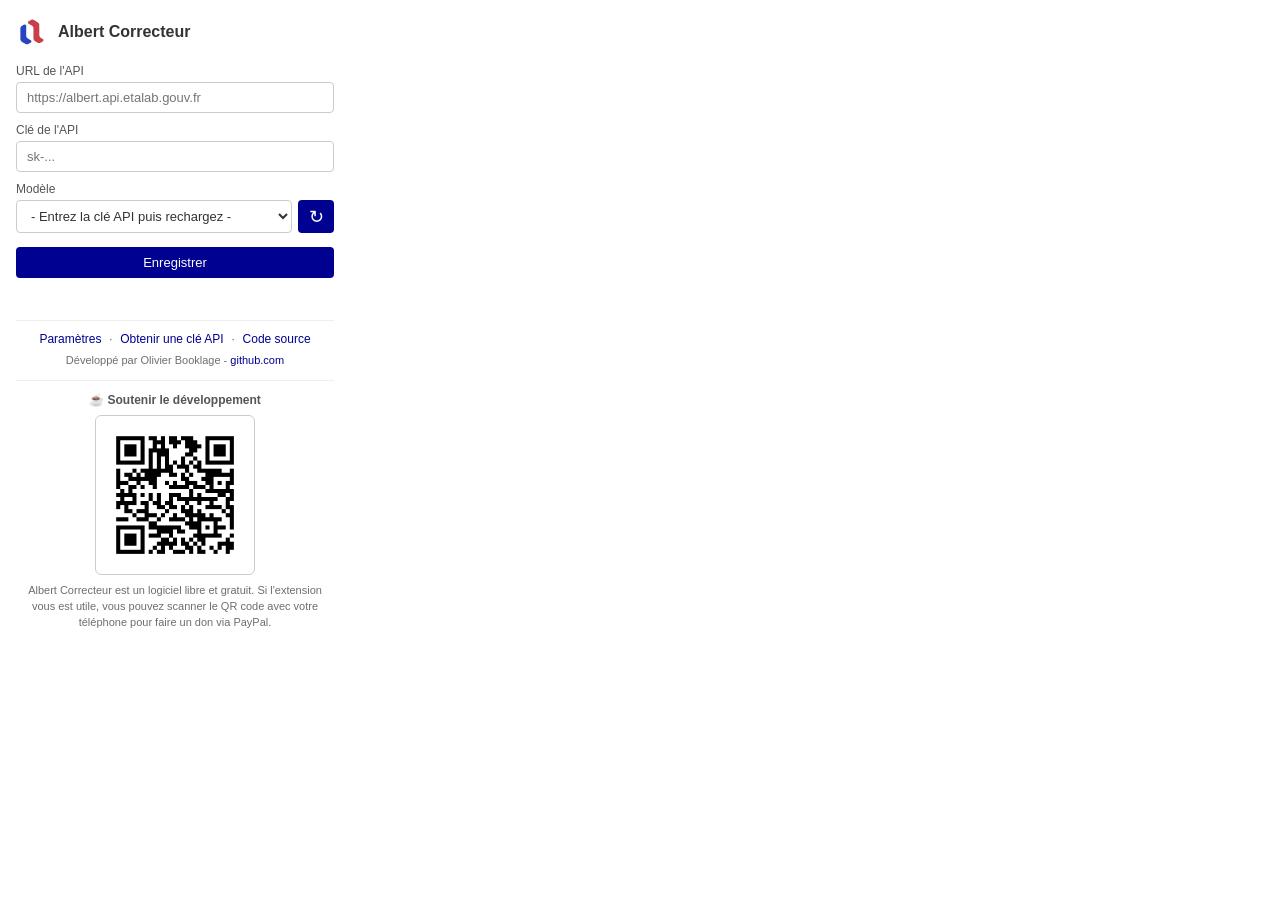
<file: sources-commun/popup-configuration/popup.html>
<!DOCTYPE html>
<html lang="fr">
<head>
  <meta charset="utf-8">
  <title>Albert Correcteur - Configuration</title>
  <link rel="stylesheet" href="popup-theme.css">
  <link rel="stylesheet" href="popup.css">
  <script src="popup-theme.js"></script>
</head>
<body>
  <div class="header">
    <img src="../icons/icon.svg" alt="Albert" class="logo">
    <h1 id="titre">Albert Correcteur</h1>
  </div>

  <form id="config-form" autocomplete="off">
    <label for="api-base">URL de l'API</label>
    <!-- autocomplete="url" et non off : sans jeton explicite, Firefox prend
         ce champ pour l'identifiant associé au mot de passe qui suit et
         propose son gestionnaire d'identifiants. -->
    <input type="url" id="api-base" placeholder="https://albert.api.etalab.gouv.fr" autocomplete="url">

    <label for="api-key">Clé de l'API</label>
    <!-- new-password et non off : Firefox et Thunderbird ignorent
         autocomplete="off" sur un champ de mot de passe, et le
         gestionnaire d'identifiants écrasait la clé chargée depuis le
         stockage par un mot de passe enregistré. -->
    <input type="password" id="api-key" placeholder="sk-..." autocomplete="new-password">

    <label for="model">Modèle</label>
    <div class="model-row">
      <img id="model-logo" class="model-logo" alt="" hidden>
      <select id="model">
        <option value="">- Entrez la clé API puis rechargez -</option>
      </select>
      <button type="button" id="refresh-models" title="Recharger les modèles">↻</button>
    </div>

    <button type="submit" id="save-btn">Enregistrer</button>
    <div id="status" class="status"></div>
  </form>

  <details id="limits-section" class="limits-section" hidden>
    <summary>Limites du compte</summary>
    <div id="limits-info" class="limits-info"></div>
  </details>

  <div class="footer">
    <a href="#" id="open-settings">Paramètres</a>
    <span class="footer-sep">·</span>
    <a href="https://ia.numerique.gouv.fr/outils-ia/albert-api/" target="_blank">Obtenir une clé API</a>
    <span class="footer-sep">·</span>
    <a href="https://github.com/obook/albert-correcteur" target="_blank">Code source</a>
  </div>
  <div class="credits">
    Développé par Olivier Booklage - <a href="https://github.com/obook/albert-correcteur" target="_blank">github.com</a>
  </div>

  <div class="donate">
    <div class="donate-title">☕ Soutenir le développement</div>
    <img src="qrcode.png" alt="QR code PayPal pour soutenir Albert Correcteur" class="donate-qr">
    <p class="donate-help">
      Albert Correcteur est un logiciel libre et gratuit. Si l'extension vous est utile,
      vous pouvez scanner le QR code avec votre téléphone pour faire un don via PayPal.
    </p>
  </div>

  <script src="../util/model-aliases.js"></script>
  <script src="popup-status.js"></script>
  <script src="popup-models.js"></script>
  <script src="popup-limits.js"></script>
  <script src="popup.js"></script>
</body>
</html>
</file>
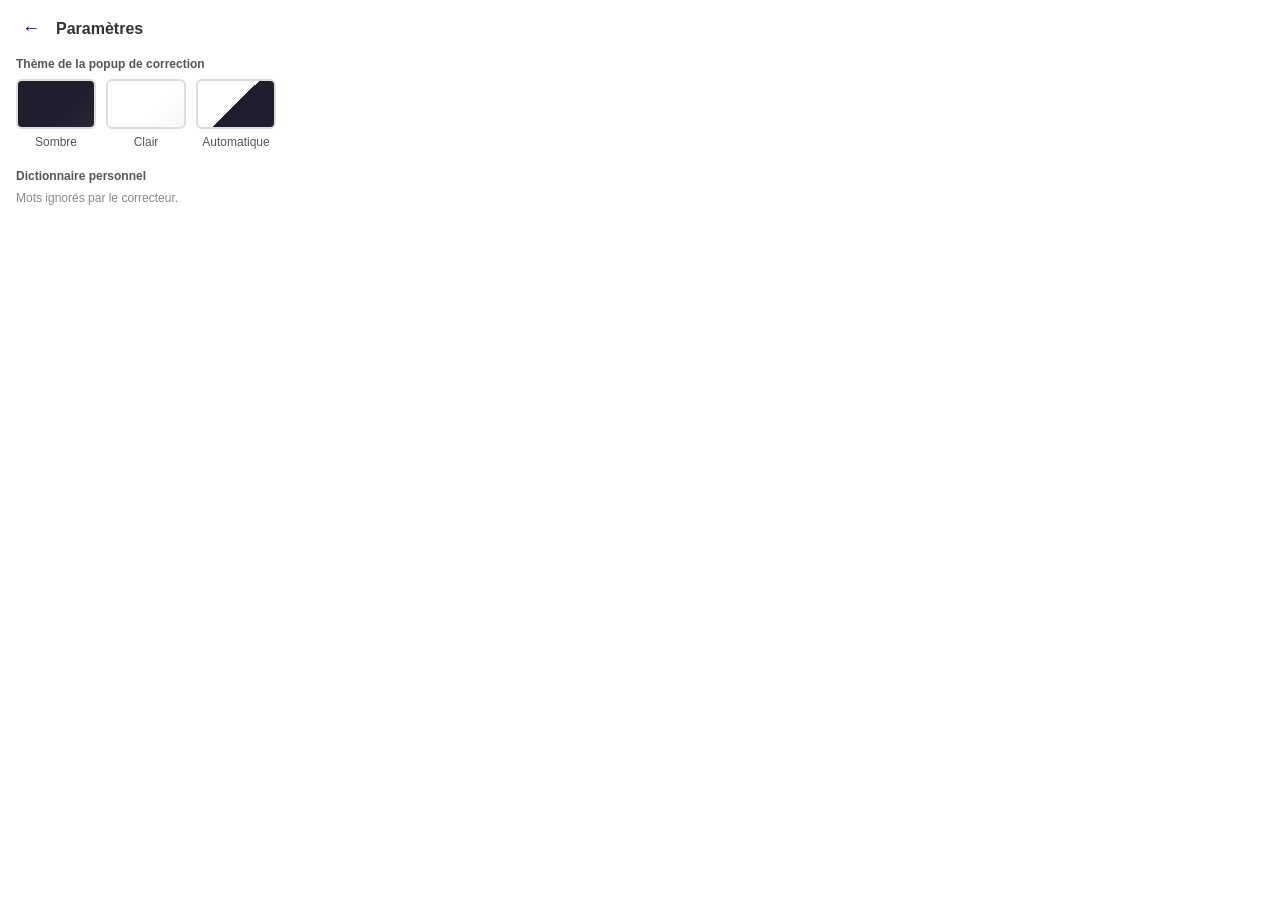
<file: sources-firefox/popup-configuration/popup-settings.html>
<!DOCTYPE html>
<html lang="fr">
<head>
  <meta charset="utf-8">
  <link rel="stylesheet" href="popup-settings.css">
</head>
<body>
  <div class="header">
    <a href="#" id="back-btn" class="back" title="Retour">←</a>
    <h1>Paramètres</h1>
  </div>

  <div class="setting">
    <label>Thème de la popup de correction</label>
    <div class="theme-options">
      <label class="theme-option">
        <input type="radio" name="theme" value="dark">
        <span class="theme-preview theme-preview-dark"></span>
        <span>Sombre</span>
      </label>
      <label class="theme-option">
        <input type="radio" name="theme" value="light">
        <span class="theme-preview theme-preview-light"></span>
        <span>Clair</span>
      </label>
      <label class="theme-option">
        <input type="radio" name="theme" value="auto">
        <span class="theme-preview theme-preview-auto"></span>
        <span>Automatique</span>
      </label>
    </div>
  </div>

  <div class="setting">
    <label>Dictionnaire personnel</label>
    <p class="setting-desc">Mots ignorés par le correcteur.</p>
    <div id="ignored-words" class="ignored-words"></div>
    <p id="no-words" class="setting-desc" style="display:none;">Aucun mot ignoré.</p>
  </div>

  <div id="status" class="status"></div>

  <script src="popup-settings.js"></script>
</body>
</html>
</file>
<file: site/style.css>
/*
 * style.css - Feuille de style du site de présentation.
 *
 * Palette et soulignements repris de l'extension elle-même : bleu et
 * rouge du logo, trois couleurs d'erreur de sources-commun/css/overlay.css.
 * Aucune police distante, aucune ressource distante : la page ne
 * contacte aucun service tiers.
 *
 * Auteur : O. Booklage
 * Date : août 2026
 * Licence : MIT
 */

:root {
  --encre: #1b1b22;
  --encre-doux: #55555f;
  --papier: #ffffff;
  --papier-2: #f5f5f8;
  --trait: #e2e2ea;
  --bleu: #2845c1;
  --rouge: #c83f49;
  --ortho: #e3342f;
  --gram: #b45309;
  --style: #3490dc;
  --serif: "Iowan Old Style", "Palatino Linotype", Palatino, Georgia, "Times New Roman", serif;
  --sans: system-ui, -apple-system, "Segoe UI", Roboto, "Helvetica Neue", Arial, sans-serif;
  --mesure: 42rem;
}

* { box-sizing: border-box; }

body {
  margin: 0;
  /* Place réservée à la barre d'auteur fixée en bas. */
  padding-bottom: 46px;
  background: var(--papier);
  color: var(--encre);
  font-family: var(--sans);
  font-size: 17px;
  line-height: 1.6;
  -webkit-font-smoothing: antialiased;
}

a { color: var(--bleu); }
a:focus-visible, button:focus-visible {
  outline: 3px solid var(--bleu);
  outline-offset: 3px;
  border-radius: 2px;
}

.enveloppe {
  max-width: var(--mesure);
  margin: 0 auto;
  padding: 0 24px;
}

/* --- En-tête --- */

/* Collé en haut : la marque et le numéro de version restent lisibles
   pendant le défilement. */
.entete {
  position: sticky;
  top: 0;
  z-index: 10;
  background: var(--papier);
  border-bottom: 1px solid var(--trait);
}
.entete .enveloppe {
  display: flex;
  align-items: center;
  gap: 12px;
  padding-top: 18px;
  padding-bottom: 18px;
}
.entete svg { display: block; width: 26px; height: 26px; }
.marque {
  font-weight: 600;
  letter-spacing: -0.01em;
}

/* Mention discrète mais toujours visible : l'extension est expérimentale. */
.experimental {
  margin-left: auto;
  font-size: 12px;
  letter-spacing: 0.06em;
  text-transform: uppercase;
  color: var(--encre-doux);
  border: 1px solid var(--trait);
  border-radius: 3px;
  padding: 2px 8px;
}
.version {
  font-size: 14px;
  color: var(--encre-doux);
  font-variant-numeric: tabular-nums;
}

/* --- Héros --- */

.heros { padding: 72px 0 64px; }

h1 {
  font-family: var(--serif);
  font-weight: 400;
  font-size: clamp(2.1rem, 6vw, 3.1rem);
  line-height: 1.12;
  letter-spacing: -0.02em;
  margin: 0 0 20px;
}

.chapeau {
  font-size: 1.15rem;
  color: var(--encre-doux);
  margin: 0 0 40px;
  max-width: 34rem;
}

/*
 * Les deux démonstrations : un champ de saisie où le texte porte les
 * vrais soulignements de l'extension et sa vraie popup de suggestion,
 * puis la traduction d'une sélection.
 */
.demo {
  border: 1px solid var(--trait);
  border-radius: 6px;
  background: var(--papier);
  box-shadow: 0 1px 2px rgba(27, 27, 34, 0.04), 0 12px 32px rgba(27, 27, 34, 0.07);
  overflow: hidden;
  font-family: var(--serif);
  font-size: 1.2rem;
  line-height: 1.75;
}
.demo + .demo { margin-top: 16px; }

/* Barre de fenêtre : pastilles, titre, croix. Tout est inerte, c'est un
   décor qui dit "ceci se passe dans une page", pas une interface. */
.barre {
  display: flex;
  align-items: center;
  gap: 12px;
  padding: 10px 14px;
  background: var(--papier-2);
  border-bottom: 1px solid var(--trait);
  font-family: var(--sans);
  font-size: 13px;
  line-height: 1.4;
}

/* Pastilles en teintes pastel : assez lavées pour ne pas concurrencer
   les trois couleurs de faute, qui sont franches, juste en dessous. */
.pastilles { display: flex; gap: 6px; flex: none; }
.pastilles i {
  width: 10px;
  height: 10px;
  border-radius: 50%;
}
.pastilles i:nth-child(1) { background: #f0b7b3; }
.pastilles i:nth-child(2) { background: #f3d9a4; }
.pastilles i:nth-child(3) { background: #b6dcbb; }

.titre {
  color: var(--encre-doux);
  overflow: hidden;
  text-overflow: ellipsis;
  white-space: nowrap;
}

.croix {
  flex: none;
  margin-left: auto;
  width: 12px;
  height: 12px;
  stroke: #a5a5b4;
  stroke-width: 1.5;
  stroke-linecap: round;
}

/*
 * Corps de la fenêtre. L'ascenseur factice est dessiné par les deux
 * pseudo-éléments : le rail sur toute la hauteur, le curseur court en
 * haut, qui suggère une page plus longue que ce qu'on en voit.
 */
.contenu {
  position: relative;
  padding: 22px 38px 26px 24px;
}
.contenu::after {
  content: "";
  position: absolute;
  top: 0;
  right: 0;
  bottom: 0;
  width: 11px;
  background: var(--papier-2);
  border-left: 1px solid var(--trait);
}
.contenu::before {
  content: "";
  position: absolute;
  z-index: 2;
  top: 8px;
  right: 2px;
  width: 7px;
  height: 32%;
  border-radius: 4px;
  background: #c9c9d4;
}

/*
 * Badge Albert dans le coin du champ, à sa place réelle. Deux états
 * repris de l'extension : logo entièrement rouge tant qu'il reste des
 * fautes, logo normal et pastille verte quand il n'y en a plus.
 * Volontairement petit et en retrait, le texte reste l'essentiel.
 */
.badge {
  position: absolute;
  right: 22px;
  bottom: 20px;
  width: 20px;
  height: 20px;
  opacity: 0.6;
}
.badge-logo { display: block; width: 100%; height: 100%; }
.badge-haut { fill: var(--rouge); }
.badge-bas { fill: var(--bleu); }

/* Pastille verte du logo au repos, cachée pendant la vérification. */
.badge-ok { display: none; }
.badge.ok .badge-ok { display: inline; }

/* Radar de la vérification : deux points qui tournent autour du logo,
   comme dans l'extension. Il s'arrête quand il n'y a plus rien à
   signaler, le logo reprend alors sa pastille verte. */
.radar {
  position: absolute;
  top: -5px;
  right: -5px;
  bottom: -5px;
  left: -5px;
  animation: radar 1s linear infinite;
}
.badge.ok .radar { display: none; }
.radar i {
  position: absolute;
  left: 50%;
  margin-left: -1.5px;
  width: 3px;
  height: 3px;
  border-radius: 50%;
}
.radar i:nth-child(1) { top: 0; background: #3b82f6; }
.radar i:nth-child(2) { bottom: 0; background: #e53e3e; }

@keyframes radar {
  to { transform: rotate(360deg); }
}

/* Le texte de la démonstration occupe la carte sans marge propre. */
.phrase { margin: 0; }

/* Soulignement pointillé, identique à overlay.css. */
.faute {
  background-repeat: repeat-x;
  background-position: bottom;
  background-size: 4px 2px;
  border-radius: 1px;
}
.faute-ortho { background-image: linear-gradient(to right, var(--ortho) 50%, transparent 50%); }
.faute-gram  { background-image: linear-gradient(to right, var(--gram) 50%, transparent 50%); }
.faute-style { background-image: linear-gradient(to right, var(--style) 50%, transparent 50%); }

/*
 * Panneau de suggestion, calqué sur la popup de l'extension. Il reste
 * dans le flux : en position absolue, la place à lui réserver dépendait
 * d'une marge fixe que d'autres métriques de police feraient déborder
 * sur les boutons.
 */
.suggestion {
  margin-top: 20px;
  padding-top: 18px;
  border-top: 1px solid var(--trait);
  max-width: 22rem;
  font-family: var(--sans);
  font-size: 15px;
  line-height: 1.45;
}

/*
 * Estompage d'un bloc pendant que demo.js en change le contenu.
 * L'opacité seule : le bloc garde sa place, la carte ne bouge pas.
 */
.suggestion,
.traduction { transition: opacity 0.35s ease; }
.efface { opacity: 0; }

/* Le libellé prend la couleur du type de faute traité. */
.suggestion-type {
  display: inline-block;
  font-size: 12px;
  letter-spacing: 0.06em;
  text-transform: uppercase;
  margin-bottom: 6px;
}
.type-ortho { color: var(--ortho); }
.type-gram  { color: var(--gram); }
.type-style { color: var(--style); }
.suggestion p { margin: 0 0 12px; color: var(--encre-doux); }
.suggestion-mot {
  display: inline-block;
  border: 1px solid var(--trait);
  border-radius: 4px;
  padding: 5px 12px;
  font-weight: 600;
  background: var(--papier-2);
}

/* Rien à proposer pendant la pause finale : le mot garde sa place mais
   ne s'affiche pas, la carte ne change donc pas de hauteur. */
.suggestion-mot.invisible { visibility: hidden; }

/* Les quatre langues de traduction, rendues comme les boutons de la popup. */
.langues {
  display: flex;
  flex-wrap: wrap;
  gap: 8px;
  margin: 16px 0 0;
  padding: 0;
  list-style: none;
  font-family: var(--sans);
  font-size: 14px;
}
/* La sélection glisse d'un bouton à l'autre au lieu de sauter : le
   bouton quitté perd sa couleur pendant que le suivant la prend. */
.langues li {
  border: 1px solid var(--trait);
  border-radius: 4px;
  padding: 5px 12px;
  color: var(--encre-doux);
  transition: background-color 0.35s ease, border-color 0.35s ease, color 0.35s ease;
}
.langues .choisie {
  border-color: var(--bleu);
  background: var(--bleu);
  color: #fff;
  font-weight: 600;
}

.traduction {
  margin: 18px 0 0;
  padding-top: 16px;
  border-top: 1px solid var(--trait);
}

.actions {
  display: flex;
  flex-wrap: wrap;
  gap: 14px;
  align-items: center;
  margin-top: 32px;
}

.bouton {
  display: inline-block;
  background: var(--bleu);
  color: #fff;
  text-decoration: none;
  font-weight: 600;
  padding: 13px 22px;
  border-radius: 4px;
}
.bouton:hover { background: #1c34a0; }

.lien-discret {
  color: var(--encre-doux);
  text-decoration: none;
  border-bottom: 1px solid var(--trait);
}
.lien-discret:hover { color: var(--encre); border-bottom-color: var(--encre); }

/* --- Sections --- */

section { padding: 56px 0; border-top: 1px solid var(--trait); }

h2 {
  font-family: var(--serif);
  font-weight: 400;
  font-size: 1.7rem;
  letter-spacing: -0.01em;
  margin: 0 0 28px;
}

/* Le filet de gauche reprend la couleur du type de faute décrit. */
.points { margin: 0; padding: 0; list-style: none; }
.points li {
  padding: 16px 0 16px 20px;
  border-left: 3px solid var(--trait);
  margin-bottom: 4px;
}
.points li:nth-child(1) { border-left-color: var(--ortho); }
.points li:nth-child(2) { border-left-color: var(--gram); }
.points li:nth-child(3) { border-left-color: var(--style); }
.points strong { display: block; font-weight: 600; }
.points span { color: var(--encre-doux); }

/* Encadré de la clé API : c'est le prérequis bloquant, il se voit. */
.encadre {
  background: var(--papier-2);
  border-left: 3px solid var(--rouge);
  padding: 22px 24px;
  border-radius: 0 6px 6px 0;
}
.encadre h2 { margin-bottom: 10px; font-size: 1.35rem; }
.encadre p { margin: 0 0 14px; color: var(--encre-doux); }
.encadre p:last-child { margin-bottom: 0; }

.cibles {
  display: grid;
  gap: 14px;
  /* 12rem tient les trois cibles sur une ligne dans la mesure du texte,
     au lieu de laisser la troisième seule sur un second rang. */
  grid-template-columns: repeat(auto-fit, minmax(12rem, 1fr));
  margin: 0;
  padding: 0;
  list-style: none;
}
.cible {
  border: 1px solid var(--trait);
  border-radius: 6px;
  padding: 18px 20px;
}
.cible h3 {
  margin: 0 0 4px;
  font-size: 1.05rem;
  font-weight: 600;
}
.cible p {
  margin: 0 0 12px;
  font-size: 15px;
  color: var(--encre-doux);
}
.cible a { font-weight: 600; text-decoration: none; }
.cible a:hover { text-decoration: underline; }

/* --- Pied --- */

footer {
  border-top: 1px solid var(--trait);
  padding: 36px 0 40px;
  font-size: 15px;
  color: var(--encre-doux);
}
footer ul {
  display: flex;
  flex-wrap: wrap;
  gap: 8px 22px;
  list-style: none;
  margin: 0 0 16px;
  padding: 0;
}
footer a { text-decoration: none; }
footer a:hover { text-decoration: underline; }
footer p { margin: 0; }

/* Barre d'auteur, fixée en bas de la fenêtre. */
.barre-auteur {
  position: fixed;
  left: 0;
  right: 0;
  bottom: 0;
  z-index: 10;
  background: var(--papier);
  border-top: 1px solid var(--trait);
  padding: 12px 0;
  font-size: 13px;
  color: var(--encre-doux);
}
.barre-auteur .enveloppe {
  display: flex;
  flex-wrap: wrap;
  gap: 4px 16px;
  align-items: baseline;
}
.barre-auteur strong { font-weight: 600; color: var(--encre); }
.barre-auteur .licence { margin-left: auto; }

/* --- Petits écrans --- */

/* Le radar est la seule animation permanente de la page : la couper
   quand le visiteur demande moins d'animations. Le badge reste alors
   sur son logo au repos. */
@media (prefers-reduced-motion: reduce) {
  .radar { display: none; }
  .badge-ok { display: inline; }
}

@media (max-width: 34rem) {
  .heros { padding: 48px 0 44px; }
  /* L'adresse passe à la ligne sous cette largeur : la barre fixe est
     deux fois plus haute, la réserve du body suit. */
  body { padding-bottom: 96px; }
  .barre-auteur .licence { margin-left: 0; }
  /* Trop étroit pour trois mentions : la version reste lisible sur la
     page des releases, la mention "expérimental" est plus utile ici. */
  .version { display: none; }
  .marque { white-space: nowrap; }
}
</file>
<file: sources-commun/popup-configuration/popup-theme.css>
/*
 * popup-theme.css - Variables CSS pour le thème (sombre/clair) des
 * pages popup.html (configuration) et popup-settings.html (paramètres).
 *
 * Le thème est appliqué via l'attribut data-theme sur <html> par
 * popup-theme.js (lecture de browser.storage.local.popupTheme).
 *
 * Auteur : O. Booklage
 * Date : mai 2026
 * Licence : MIT
 */

:root {
  /* Thème clair (défaut) */
  --pop-bg: #fff;
  --pop-text: #333;
  --pop-text-muted: #555;
  --pop-text-faint: #717171;
  --pop-text-dim: #6e6e6e;
  --pop-text-soft: #444;
  --pop-link: #000091;
  --pop-link-hover: #0000b8;
  --pop-link-tint: rgba(0, 0, 145, 0.2);
  --pop-input-bg: #fff;
  --pop-input-border: #ccc;
  --pop-logo-bg: transparent;
  --pop-back-hover: #f0f0f0;
  --pop-section-bg: #f6f6f6;
  --pop-section-hover: #eee;
  --pop-button-bg: #000091;
  --pop-button-text: #fff;
  --pop-button-hover: #0000b8;
  --pop-footer-border: #eee;
  --pop-separator: #767676;
  --pop-tier-border: #ddd;
  --pop-status-ok: #1e7e45;
  --pop-status-err: #c0392b;
  --pop-tag-bg: #f0f0f0;
  --pop-tag-button: #999;
  --pop-preview-border: #ddd;
}

:root[data-theme="dark"] {
  /* Thème sombre */
  --pop-bg: #1e1e2e;
  --pop-text: #e0e0e0;
  --pop-text-muted: #aaa;
  --pop-text-faint: #888;
  --pop-text-dim: #999;
  --pop-text-soft: #bbb;
  --pop-link: #6cb6ff;
  --pop-link-hover: #8ec5ff;
  --pop-link-tint: rgba(108, 182, 255, 0.25);
  --pop-input-bg: #272738;
  --pop-input-border: #4a4a5a;
  /* Les logos d'éditeur sont dessinés pour un fond clair (OpenAI en noir). */
  --pop-logo-bg: #e8e8ee;
  --pop-back-hover: #2a2a3c;
  --pop-section-bg: #272738;
  --pop-section-hover: #2f2f44;
  --pop-button-bg: #3b82f6;
  --pop-button-text: #fff;
  --pop-button-hover: #2563eb;
  --pop-footer-border: #3a3a4a;
  --pop-separator: #8a8a9a;
  --pop-tier-border: #3a3a4a;
  --pop-status-ok: #4ade80;
  --pop-status-err: #f87171;
  --pop-tag-bg: #272738;
  --pop-tag-button: #aaa;
  --pop-preview-border: #4a4a5a;
}

body {
  background: var(--pop-bg);
}

/* Champs de saisie, communs à la configuration et aux paramètres. */
input[type="text"],
input[type="password"],
input[type="url"],
select {
  width: 100%;
  padding: 7px 10px;
  border: 1px solid var(--pop-input-border);
  border-radius: 4px;
  font-size: 13px;
  font-family: inherit;
  background: var(--pop-input-bg);
  color: var(--pop-text);
}

input:focus,
select:focus {
  outline: none;
  border-color: var(--pop-link);
}
</file>
<file: sources-commun/popup-configuration/popup-settings.css>
* {
  box-sizing: border-box;
  margin: 0;
  padding: 0;
}

html {
  width: 350px;
}

body {
  width: 350px;
  font-family: -apple-system, BlinkMacSystemFont, "Segoe UI", Roboto, sans-serif;
  font-size: 13px;
  color: var(--pop-text);
  padding: 16px;
}

.header {
  display: flex;
  align-items: center;
  gap: 10px;
  margin-bottom: 16px;
}

.back {
  font-size: 18px;
  text-decoration: none;
  color: var(--pop-link);
  padding: 2px 6px;
  border-radius: 4px;
}

.back:hover {
  background: var(--pop-back-hover);
}

h1 {
  font-size: 16px;
  font-weight: 600;
}

.setting {
  margin-bottom: 20px;
}

.setting > label {
  display: block;
  font-weight: 600;
  font-size: 12px;
  color: var(--pop-text-muted);
  margin-bottom: 8px;
}

.setting-desc {
  font-size: 12px;
  color: var(--pop-text-faint);
  margin-bottom: 6px;
}

/* --- Thème --- */
.theme-options {
  display: flex;
  gap: 10px;
}

.theme-option {
  display: flex;
  flex-direction: column;
  align-items: center;
  gap: 6px;
  cursor: pointer;
  font-size: 12px;
  font-weight: 400;
  color: var(--pop-text-muted);
}

.theme-option input[type="radio"] {
  display: none;
}

.option-case {
  display: flex;
  align-items: center;
  gap: 6px;
  margin-bottom: 6px;
}

.option-case input:disabled + label {
  color: var(--pop-text-faint);
}

.theme-preview {
  width: 80px;
  height: 50px;
  border-radius: 6px;
  border: 2px solid var(--pop-preview-border);
  transition: border-color 0.15s;
}

.theme-option input[type="radio"]:checked + .theme-preview {
  border-color: var(--pop-link);
  box-shadow: 0 0 0 2px var(--pop-link-tint);
}

.theme-preview-dark {
  background: linear-gradient(135deg, #1e1e2e 60%, #272738 100%);
}

.theme-preview-light {
  background: linear-gradient(135deg, #fff 60%, #f6f6f6 100%);
}

.theme-preview-auto {
  background: linear-gradient(135deg, #fff 50%, #1e1e2e 50%);
}

/* --- Dictionnaire --- */
.ignored-words {
  display: flex;
  flex-wrap: wrap;
  gap: 6px;
}

.ignored-word {
  display: inline-flex;
  align-items: center;
  gap: 4px;
  background: var(--pop-tag-bg);
  border-radius: 4px;
  padding: 3px 8px;
  font-size: 12px;
}

.ignored-word button {
  background: none;
  border: none;
  color: var(--pop-tag-button);
  cursor: pointer;
  font-size: 14px;
  padding: 0 2px;
  line-height: 1;
}

.ignored-word button:hover {
  color: var(--pop-status-err);
}

/* --- Status --- */
.status {
  margin-top: 8px;
  font-size: 12px;
  text-align: center;
}

.status.ok { color: var(--pop-status-ok); }
</file>
<file: sources-commun/popup-configuration/popup.css>
* {
  box-sizing: border-box;
  margin: 0;
  padding: 0;
}

html {
  width: 350px;
  min-height: 380px;
}

body {
  width: 350px;
  font-family: -apple-system, BlinkMacSystemFont, "Segoe UI", Roboto, sans-serif;
  font-size: 13px;
  color: var(--pop-text);
  padding: 16px;
}

.header {
  display: flex;
  align-items: center;
  gap: 10px;
  margin-bottom: 16px;
}

.logo {
  width: 32px;
  height: 32px;
  flex-shrink: 0;
}

h1 {
  font-size: 16px;
  font-weight: 600;
}

label {
  display: block;
  margin: 10px 0 4px;
  font-weight: 500;
  font-size: 12px;
  color: var(--pop-text-muted);
}

label:first-of-type {
  margin-top: 0;
}

.model-row {
  display: flex;
  gap: 6px;
}

.model-row select {
  flex: 1;
}

.model-logo {
  width: 24px;
  height: 24px;
  padding: 2px;
  align-self: center;
  flex-shrink: 0;
  border-radius: 4px;
  background: var(--pop-logo-bg);
}

.model-row button {
  width: 36px;
  margin-top: 0;
  padding: 0;
  font-size: 18px;
  line-height: 1;
  flex-shrink: 0;
}

button {
  display: block;
  width: 100%;
  margin-top: 14px;
  padding: 8px;
  background: var(--pop-button-bg);
  color: var(--pop-button-text);
  border: none;
  border-radius: 4px;
  font-size: 13px;
  font-family: inherit;
  cursor: pointer;
}

button:hover {
  background: var(--pop-button-hover);
}

.status {
  margin-top: 8px;
  font-size: 12px;
  text-align: center;
  min-height: 18px;
}

.status.ok { color: var(--pop-status-ok); }
.status.err { color: var(--pop-status-err); }

.limits-section {
  margin-top: 14px;
  background: var(--pop-section-bg);
  border-radius: 4px;
  overflow: hidden;
}

.limits-section summary {
  font-size: 12px;
  font-weight: 600;
  color: var(--pop-text-muted);
  padding: 8px 10px;
  cursor: pointer;
  user-select: none;
  list-style: none;
}

.limits-section summary::before {
  content: "▸ ";
}

.limits-section[open] summary::before {
  content: "▾ ";
}

.limits-section summary:hover {
  background: var(--pop-section-hover);
}

.limits-info {
  font-size: 12px;
  color: var(--pop-text);
  line-height: 1.6;
  padding: 6px 10px 10px;
}

.limits-info .limit-row {
  display: flex;
  justify-content: space-between;
}

.limits-info .limit-value {
  font-weight: 600;
}

.limits-info .limit-value.unlimited {
  color: var(--pop-status-ok);
}

.limits-info .tier-section-title {
  margin-top: 10px;
  padding-top: 8px;
  border-top: 1px dashed var(--pop-tier-border);
  font-weight: 600;
  font-size: 11px;
  color: var(--pop-text-muted);
}

.limits-info .tier-grid {
  display: grid;
  grid-template-columns: 1fr 1fr;
  gap: 2px 10px;
  font-size: 11px;
  color: var(--pop-text-soft);
  margin-left: 6px;
}

.limits-info .tier-cell {
  font-variant-numeric: tabular-nums;
}

.limits-info .usage-grid {
  margin-left: 0;
  margin-top: 4px;
  font-weight: 600;
  color: var(--pop-link);
}

.footer {
  margin-top: 16px;
  padding-top: 10px;
  border-top: 1px solid var(--pop-footer-border);
  text-align: center;
}

.footer a {
  color: var(--pop-link);
  text-decoration: none;
  font-size: 12px;
}

.footer a:hover {
  text-decoration: underline;
}

.footer-sep {
  color: var(--pop-separator);
  margin: 0 4px;
}

.credits {
  margin-top: 8px;
  text-align: center;
  font-size: 11px;
  color: var(--pop-text-dim);
}

.credits a {
  color: var(--pop-link);
  text-decoration: none;
}

.credits a:hover {
  text-decoration: underline;
}

.donate {
  margin-top: 14px;
  padding-top: 12px;
  border-top: 1px solid var(--pop-footer-border);
  text-align: center;
}

.donate-title {
  font-size: 12px;
  font-weight: 600;
  color: var(--pop-text-muted);
  margin-bottom: 8px;
}

.donate-qr {
  width: 160px;
  height: 160px;
  display: block;
  margin: 0 auto 8px;
  border: 1px solid var(--pop-input-border);
  border-radius: 6px;
  background: #fff;
  padding: 4px;
}

.donate-help {
  font-size: 11px;
  color: var(--pop-text-dim);
  line-height: 1.45;
}
</file>
<file: sources-firefox/popup-configuration/popup-settings.css>
* {
  box-sizing: border-box;
  margin: 0;
  padding: 0;
}

html {
  width: 350px;
}

body {
  width: 350px;
  font-family: -apple-system, BlinkMacSystemFont, "Segoe UI", Roboto, sans-serif;
  font-size: 13px;
  color: #333;
  padding: 16px;
}

.header {
  display: flex;
  align-items: center;
  gap: 10px;
  margin-bottom: 16px;
}

.back {
  font-size: 18px;
  text-decoration: none;
  color: #000091;
  padding: 2px 6px;
  border-radius: 4px;
}

.back:hover {
  background: #f0f0f0;
}

h1 {
  font-size: 16px;
  font-weight: 600;
}

.setting {
  margin-bottom: 20px;
}

.setting > label {
  display: block;
  font-weight: 600;
  font-size: 12px;
  color: #555;
  margin-bottom: 8px;
}

.setting-desc {
  font-size: 12px;
  color: #888;
  margin-bottom: 6px;
}

/* --- Thème --- */
.theme-options {
  display: flex;
  gap: 10px;
}

.theme-option {
  display: flex;
  flex-direction: column;
  align-items: center;
  gap: 6px;
  cursor: pointer;
  font-size: 12px;
  font-weight: 400;
  color: #555;
}

.theme-option input[type="radio"] {
  display: none;
}

.theme-preview {
  width: 80px;
  height: 50px;
  border-radius: 6px;
  border: 2px solid #ddd;
  transition: border-color 0.15s;
}

.theme-option input[type="radio"]:checked + .theme-preview {
  border-color: #000091;
  box-shadow: 0 0 0 2px rgba(0, 0, 145, 0.2);
}

.theme-preview-dark {
  background: linear-gradient(135deg, #1e1e2e 60%, #272738 100%);
}

.theme-preview-light {
  background: linear-gradient(135deg, #fff 60%, #f6f6f6 100%);
}

.theme-preview-auto {
  background: linear-gradient(135deg, #fff 50%, #1e1e2e 50%);
}

/* --- Dictionnaire --- */
.ignored-words {
  display: flex;
  flex-wrap: wrap;
  gap: 6px;
}

.ignored-word {
  display: inline-flex;
  align-items: center;
  gap: 4px;
  background: #f0f0f0;
  border-radius: 4px;
  padding: 3px 8px;
  font-size: 12px;
}

.ignored-word button {
  background: none;
  border: none;
  color: #999;
  cursor: pointer;
  font-size: 14px;
  padding: 0 2px;
  line-height: 1;
}

.ignored-word button:hover {
  color: #e74c3c;
}

/* --- Status --- */
.status {
  margin-top: 8px;
  font-size: 12px;
  text-align: center;
}

.status.ok { color: #27ae60; }
</file>
